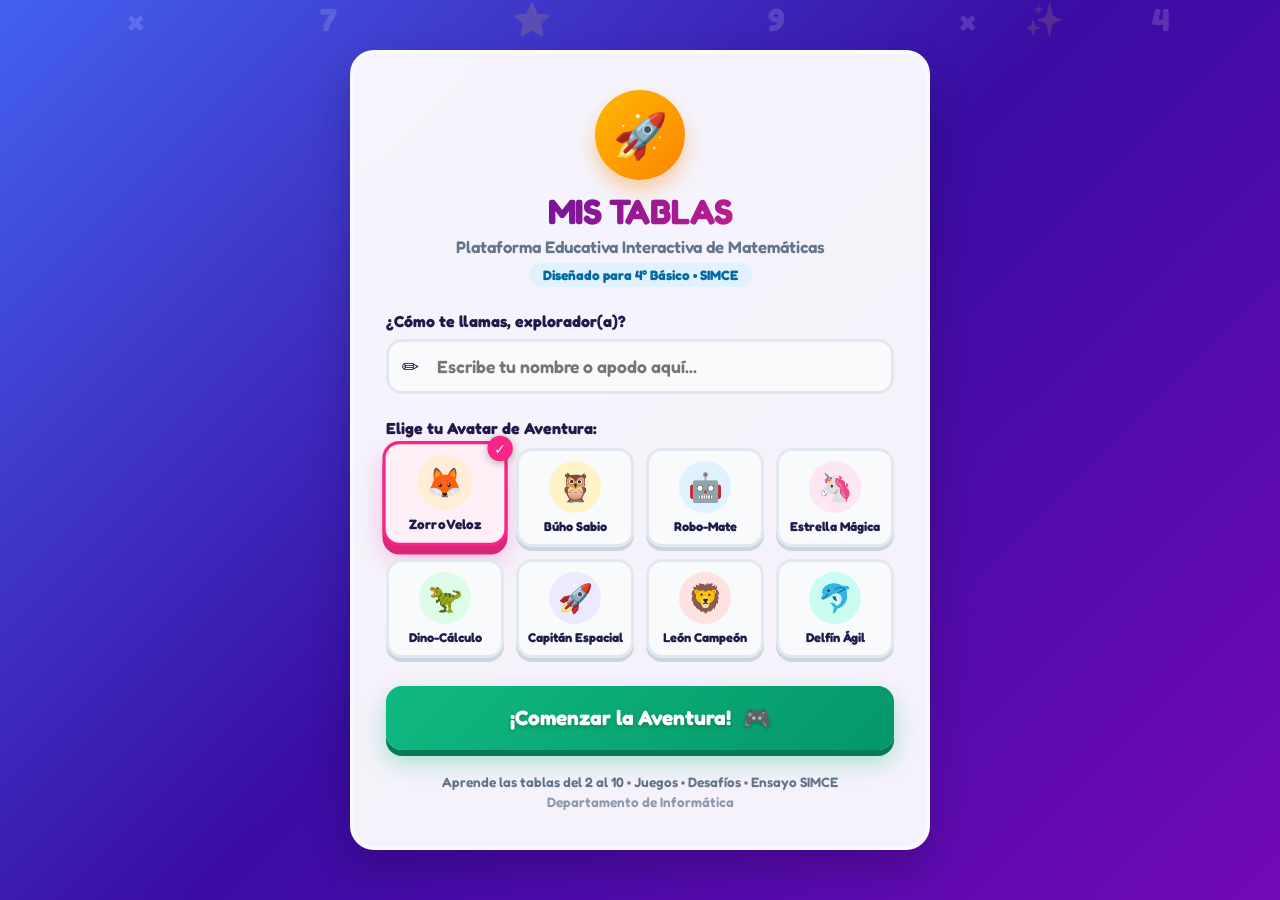
<file: proyectoM/index.html>
<!DOCTYPE html>
<html lang="es">
<head>
  <meta charset="UTF-8">
  <meta name="viewport" content="width=device-width, initial-scale=1.0">
  <title>MIS TABLAS - ¡Aprende Multiplicar Jugando!</title>
  <link rel="stylesheet" href="Sistema/CSS/login.css">
  <link rel="preconnect" href="https://fonts.googleapis.com">
  <link rel="preconnect" href="https://fonts.gstatic.com" crossorigin>
  <link href="https://fonts.googleapis.com/css2?family=Fredoka:wght@400;600;700;800;900&display=swap" rel="stylesheet">
</head>
<body>

  <!-- Fondo animado con números y símbolos matemáticos flotantes -->
  <div class="background-floating-shapes">
    <div class="floating-shape" style="left: 10%; animation-duration: 12s; animation-delay: 0s;">×</div>
    <div class="floating-shape" style="left: 25%; animation-duration: 16s; animation-delay: 2s;">7</div>
    <div class="floating-shape" style="left: 40%; animation-duration: 11s; animation-delay: 5s;">⭐</div>
    <div class="floating-shape" style="left: 60%; animation-duration: 14s; animation-delay: 1s;">9</div>
    <div class="floating-shape" style="left: 75%; animation-duration: 13s; animation-delay: 3s;">×</div>
    <div class="floating-shape" style="left: 90%; animation-duration: 15s; animation-delay: 4s;">4</div>
    <div class="floating-shape" style="left: 80%; animation-duration: 17s; animation-delay: 7s;">✨</div>
  </div>

  <!-- Tarjeta Central de Ingreso del Estudiante -->
  <div class="login-card">
    <header class="brand-header">
      <div class="logo-wrapper">
        <span class="logo-icon">🚀</span>
      </div>
      <h1 class="platform-title">MIS TABLAS</h1>
      <p class="platform-subtitle">Plataforma Educativa Interactiva de Matemáticas</p>
      <span class="badge-course">Diseñado para 4° Básico • SIMCE</span>
    </header>

    <!-- Alerta de validación amigable -->
    <div class="alert-error" id="errorAlert"></div>

    <form id="loginForm" autocomplete="off">
      <!-- Campo Nombre del Estudiante -->
      <div class="form-group">
        <label for="studentName" class="form-label">¿Cómo te llamas, explorador(a)?</label>
        <div class="input-container">
          <span class="input-icon">✏️</span>
          <input 
            type="text" 
            id="studentName" 
            class="form-input" 
            placeholder="Escribe tu nombre o apodo aquí..." 
            maxlength="25"
            required
          >
        </div>
      </div>

      <!-- Selección de Avatar Infantil -->
      <div class="avatar-section">
        <label class="form-label">Elige tu Avatar de Aventura:</label>
        <div class="avatar-grid" id="avatarGrid">
          <!-- Se cargan dinámicamente desde JS -->
        </div>
      </div>

      <!-- Botón de Ingreso -->
      <button type="submit" class="btn-enter" id="btnEnter">
        <span>¡Comenzar la Aventura!</span>
        <span style="font-size: 1.4rem;">🎮</span>
      </button>
    </form>

    <footer class="login-footer">
      <p>Aprende las tablas del 2 al 10 • Juegos • Desafíos • Ensayo SIMCE</p>
      <p style="margin-top: 4px; opacity: 0.7;">Departamento de Informática</p>
    </footer>
  </div>

  <!-- Scripts -->
  <script src="Sistema/JS/storage.js"></script>
  <script src="Sistema/JS/audio.js"></script>
  <script src="Sistema/JS/login.js"></script>
</body>
</html>
</file>
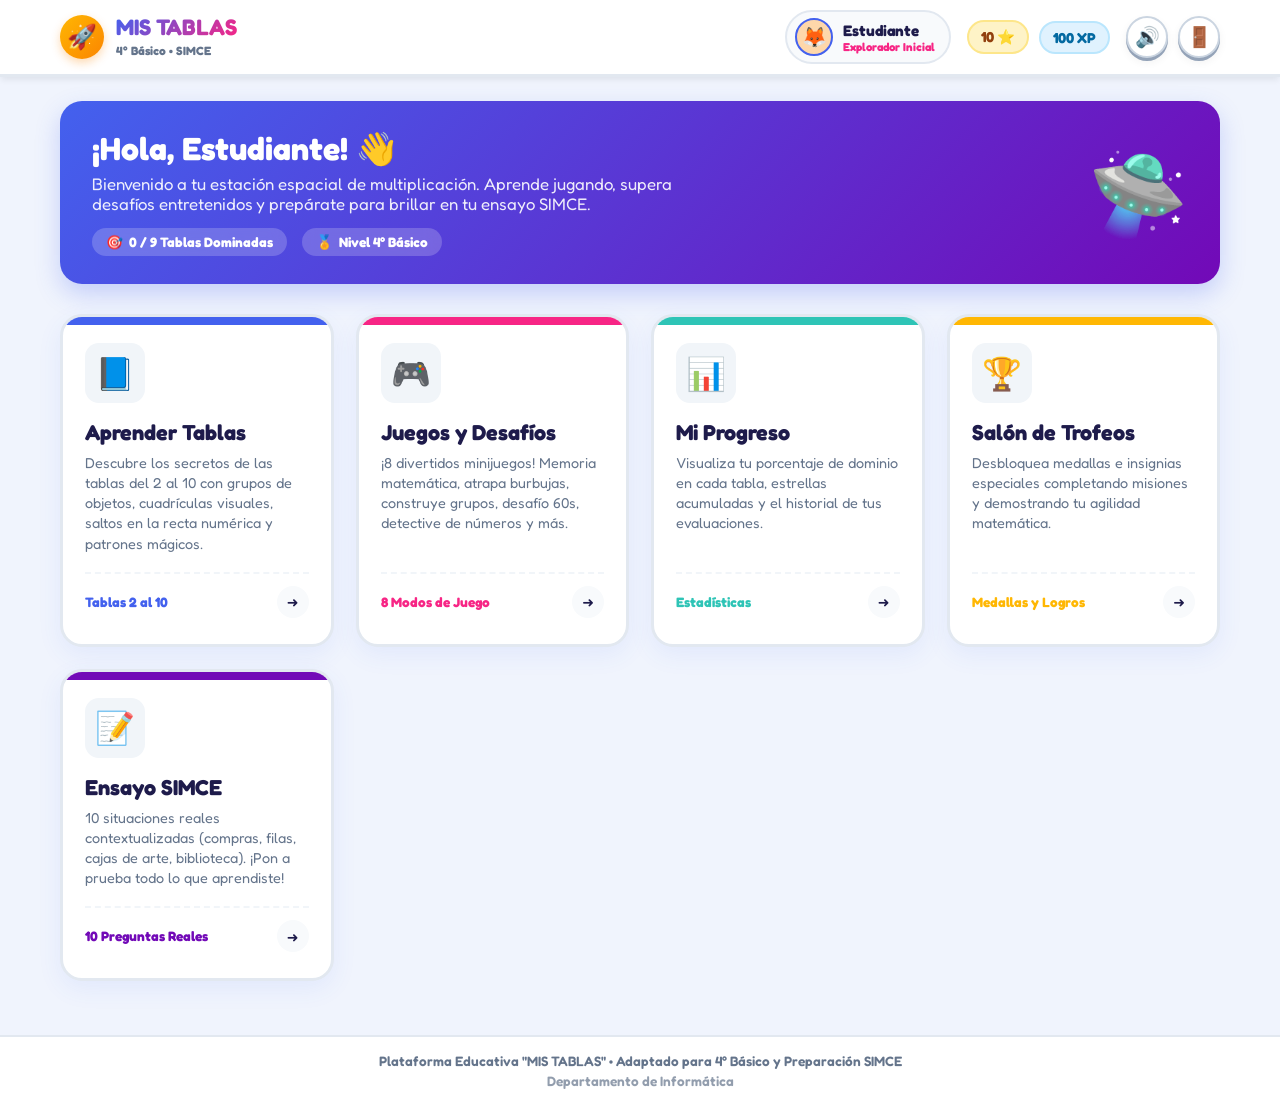
<file: proyectoM/Sistema/index.html>
<!DOCTYPE html>
<html lang="es">
<head>
  <meta charset="UTF-8">
  <meta name="viewport" content="width=device-width, initial-scale=1.0">
  <title>MIS TABLAS - Sistema de Aprendizaje Interactivo</title>
  <!-- Hojas de Estilos -->
  <link rel="stylesheet" href="CSS/main.css">
  <link rel="stylesheet" href="CSS/tables.css">
  <link rel="stylesheet" href="CSS/games.css">
  <link rel="stylesheet" href="CSS/simce.css">
  <!-- Tipografía Amigable -->
  <link rel="preconnect" href="https://fonts.googleapis.com">
  <link rel="preconnect" href="https://fonts.gstatic.com" crossorigin>
  <link href="https://fonts.googleapis.com/css2?family=Fredoka:wght@400;600;700;800;900&display=swap" rel="stylesheet">
</head>
<body>

  <!-- ========================================================
       BARRA SUPERIOR (HEADER)
       ======================================================== -->
  <header class="main-header">
    <div class="header-container">
      <!-- Logo y Marca -->
      <div class="brand-badge" onclick="MisTablasApp.cambiarVista('menu')">
        <div class="brand-icon">🚀</div>
        <div class="brand-text">
          <h1>MIS TABLAS</h1>
          <span>4° Básico • SIMCE</span>
        </div>
      </div>

      <!-- Datos del Estudiante y Puntos -->
      <div class="header-student-profile">
        <div class="student-capsule">
          <div class="student-avatar-img" id="studentHeaderAvatar">🦊</div>
          <div class="student-info-text">
            <span class="student-name" id="studentHeaderName">Estudiante</span>
            <span class="student-level-title" id="studentHeaderLevel">Explorador Inicial</span>
          </div>
        </div>

        <div class="stats-capsules">
          <div class="stat-chip" id="headerStarsCount" title="Estrellas recolectadas">
            10 ⭐
          </div>
          <div class="stat-chip xp" id="headerXpCount" title="Puntos de experiencia">
            100 XP
          </div>
        </div>

        <!-- Acciones: Sonido y Salir -->
        <div class="header-actions">
          <button class="btn-icon" id="btnToggleAudio" title="Activar/Desactivar Sonido">🔊</button>
          <button class="btn-icon btn-exit" id="btnExitSystem" title="Cambiar de estudiante / Salir">🚪</button>
        </div>
      </div>
    </div>
  </header>

  <!-- ========================================================
       CONTENIDO PRINCIPAL
       ======================================================== -->
  <main class="app-container">

    <!-- ======================================================
         VISTA 1: MENÚ PRINCIPAL (DASHBOARD)
         ====================================================== -->
    <section class="view-section active" id="view-menu">
      <!-- Banner de Bienvenida -->
      <div class="welcome-banner">
        <div class="banner-content">
          <h2>¡Hola, <span id="bannerStudentName">Aventurero</span>! 👋</h2>
          <p>
            Bienvenido a tu estación espacial de multiplicación. Aprende jugando, supera desafíos entretenidos y prepárate para brillar en tu ensayo SIMCE.
          </p>
          <div class="banner-progress-summary">
            <div class="banner-badge">
              <span>🎯</span> <span id="bannerTablasCount">0 / 9 Tablas Dominadas</span>
            </div>
            <div class="banner-badge">
              <span>🏅</span> <span>Nivel 4° Básico</span>
            </div>
          </div>
        </div>
        <div class="banner-illustration">
          🛸
        </div>
      </div>

      <!-- Parrilla de Tarjetas de Navegación -->
      <div class="menu-grid">
        <!-- 1. Aprender Tablas -->
        <div class="menu-card card-learn" id="cardMenuLearn">
          <div class="menu-card-icon">📘</div>
          <h3 class="menu-card-title">Aprender Tablas</h3>
          <p class="menu-card-desc">
            Descubre los secretos de las tablas del 2 al 10 con grupos de objetos, cuadrículas visuales, saltos en la recta numérica y patrones mágicos.
          </p>
          <div class="menu-card-footer">
            <span class="card-tag">Tablas 2 al 10</span>
            <div class="card-arrow">➜</div>
          </div>
        </div>

        <!-- 2. Juegos y Desafíos -->
        <div class="menu-card card-games" id="cardMenuGames">
          <div class="menu-card-icon">🎮</div>
          <h3 class="menu-card-title">Juegos y Desafíos</h3>
          <p class="menu-card-desc">
            ¡8 divertidos minijuegos! Memoria matemática, atrapa burbujas, construye grupos, desafío 60s, detective de números y más.
          </p>
          <div class="menu-card-footer">
            <span class="card-tag">8 Modos de Juego</span>
            <div class="card-arrow">➜</div>
          </div>
        </div>

        <!-- 3. Progreso y Puntaje -->
        <div class="menu-card card-stats" id="cardMenuStats">
          <div class="menu-card-icon">📊</div>
          <h3 class="menu-card-title">Mi Progreso</h3>
          <p class="menu-card-desc">
            Visualiza tu porcentaje de dominio en cada tabla, estrellas acumuladas y el historial de tus evaluaciones.
          </p>
          <div class="menu-card-footer">
            <span class="card-tag">Estadísticas</span>
            <div class="card-arrow">➜</div>
          </div>
        </div>

        <!-- 4. Logros o Recompensas -->
        <div class="menu-card card-achieve" id="cardMenuAchieve">
          <div class="menu-card-icon">🏆</div>
          <h3 class="menu-card-title">Salón de Trofeos</h3>
          <p class="menu-card-desc">
            Desbloquea medallas e insignias especiales completando misiones y demostrando tu agilidad matemática.
          </p>
          <div class="menu-card-footer">
            <span class="card-tag">Medallas y Logros</span>
            <div class="card-arrow">➜</div>
          </div>
        </div>

        <!-- 5. Ensayo Matemático tipo SIMCE -->
        <div class="menu-card card-simce" id="cardMenuSimce">
          <div class="menu-card-icon">📝</div>
          <h3 class="menu-card-title">Ensayo SIMCE</h3>
          <p class="menu-card-desc">
            10 situaciones reales contextualizadas (compras, filas, cajas de arte, biblioteca). ¡Pon a prueba todo lo que aprendiste!
          </p>
          <div class="menu-card-footer">
            <span class="card-tag">10 Preguntas Reales</span>
            <div class="card-arrow">➜</div>
          </div>
        </div>
      </div>
    </section>

    <!-- ======================================================
         VISTA 2: APRENDER TABLAS (TABLAS DEL 2 AL 10)
         ====================================================== -->
    <section class="view-section" id="view-learn">
      <div class="nav-breadcrumb">
        <button class="btn-back btn-back-to-menu">← Volver al Menú Principal</button>
      </div>

      <div class="tables-hub">
        <div class="section-headline">
          <h2>Módulo de Aprendizaje Interactivo</h2>
          <p>Selecciona una tabla para explorar cómo funciona, sus patrones visuales y sus secretos:</p>
        </div>

        <!-- Selector de Tablas (2 al 10) -->
        <div class="tables-grid-selector" id="tablesGridSelector"></div>

        <!-- Escenario Interactivo de la Tabla Seleccionada -->
        <div class="table-learning-stage">
          <!-- Cabecera de la Tabla -->
          <div class="learning-header-bar">
            <div class="current-table-title" id="currentTableTitle">
              <h3>Tabla del 6</h3>
            </div>
            <button class="btn-speak-tip" id="btnSpeakTip">
              <span>🔊</span> <span>Escuchar Secreto</span>
            </button>
          </div>

          <!-- Cuadro de Patrón / Secreto de la Tabla -->
          <div class="pattern-secret-box">
            <div class="secret-icon">💡</div>
            <div class="secret-content" id="secretBoxContent"></div>
          </div>

          <!-- Selector de Multiplicaciones (N x 1 hasta N x 10) -->
          <div style="margin-bottom: 12px; font-weight: 800; color: var(--text-muted);">
            Elige la multiplicación que deseas explorar:
          </div>
          <div class="factor-selector-bar" id="factorsSelectorBar"></div>

          <!-- Área de Representaciones Visuales Duales -->
          <div class="visual-playground">
            <!-- 1. Grupos de Objetos -->
            <div class="playground-card">
              <h4>📦 1. Representación en Grupos de Objetos</h4>
              <div class="groups-container" id="groupsContainer"></div>
            </div>

            <!-- 2. Matriz Rectangular -->
            <div class="playground-card">
              <h4>📐 2. Filas y Columnas (Cuadrícula)</h4>
              <div class="matrix-container" id="matrixContainer"></div>
            </div>
          </div>

          <!-- 3. Recta Numérica Interactiva -->
          <div class="number-line-section">
            <div class="number-line-header">
              <span>🦘</span> <span>3. Saltos en la Recta Numérica</span>
            </div>
            <div class="number-line-track-wrapper">
              <div class="number-line-track" id="numberLineTrack"></div>
            </div>
          </div>

          <!-- 4. Suma Reiterada -->
          <div class="repeated-addition-banner" id="repeatedAdditionBanner"></div>

          <!-- Micro-Desafío de Comprobación Rápida -->
          <div class="quick-test-card" id="quickTestCard"></div>
        </div>
      </div>
    </section>

    <!-- ======================================================
         VISTA 3: JUEGOS Y DESAFÍOS (8 MINIJUEGOS)
         ====================================================== -->
    <section class="view-section" id="view-games">
      <div class="nav-breadcrumb">
        <button class="btn-back btn-back-to-menu">← Volver al Menú Principal</button>
      </div>

      <div class="games-hub">
        <!-- Catálogo de Juegos -->
        <div id="gamesCatalogGrid">
          <div class="section-headline">
            <h2>Zona de Juegos y Desafíos Matemáticos</h2>
            <p>¡Practica sin aburrirte! Elige cualquiera de los 8 desafíos interactivos:</p>
          </div>

          <div class="games-catalog-grid">
            <!-- Juego 1: Memoria -->
            <div class="game-catalog-card" onclick="MisTablasGames.abrirJuego('memoria')">
              <div class="game-card-icon">🧠</div>
              <h4 class="game-card-title">Memoria Matemática</h4>
              <p style="font-size:0.85rem; color:var(--text-muted); margin-bottom:12px;">Encuentra parejas volteando multiplicaciones y resultados.</p>
              <span class="game-card-badge">Memo-Test</span>
            </div>

            <!-- Juego 2: Atrapa el Resultado -->
            <div class="game-catalog-card" onclick="MisTablasGames.abrirJuego('atrapa')">
              <div class="game-card-icon">🎈</div>
              <h4 class="game-card-title">Atrapa el Resultado</h4>
              <p style="font-size:0.85rem; color:var(--text-muted); margin-bottom:12px;">Burbujas flotantes en movimiento. ¡Toca la correcta antes de que escape!</p>
              <span class="game-card-badge">Reflejos y Agilidad</span>
            </div>

            <!-- Juego 3: Construye la Multiplicación -->
            <div class="game-catalog-card" onclick="MisTablasGames.abrirJuego('construye')">
              <div class="game-card-icon">🍎</div>
              <h4 class="game-card-title">Construye la Multiplicación</h4>
              <p style="font-size:0.85rem; color:var(--text-muted); margin-bottom:12px;">Agrupa canastas y manzanas para armar la multiplicación pedida.</p>
              <span class="game-card-badge">Manipulación Visual</span>
            </div>

            <!-- Juego 4: ¿Quién tiene la respuesta? -->
            <div class="game-catalog-card" onclick="MisTablasGames.abrirJuego('quien')">
              <div class="game-card-icon">🎭</div>
              <h4 class="game-card-title">¿Quién Tiene la Respuesta?</h4>
              <p style="font-size:0.85rem; color:var(--text-muted); margin-bottom:12px;">Divertidos personajes muestran carteles. ¿Quién dice la verdad?</p>
              <span class="game-card-badge">Personajes Amigables</span>
            </div>

            <!-- Juego 5: Desafío contra el Tiempo -->
            <div class="game-catalog-card" onclick="MisTablasGames.abrirJuego('tiempo')">
              <div class="game-card-icon">⏱️</div>
              <h4 class="game-card-title">Desafío Contra el Tiempo</h4>
              <p style="font-size:0.85rem; color:var(--text-muted); margin-bottom:12px;">Sprint de 60 segundos con reloj animado y multiplicador combo.</p>
              <span class="game-card-badge">Velocidad 60s</span>
            </div>

            <!-- Juego 6: Arrastra y Completa -->
            <div class="game-catalog-card" onclick="MisTablasGames.abrirJuego('arrastra')">
              <div class="game-card-icon">🧩</div>
              <h4 class="game-card-title">Arrastra y Completa</h4>
              <p style="font-size:0.85rem; color:var(--text-muted); margin-bottom:12px;">Arrastra fichas numéricas hasta su operación correspondiente.</p>
              <span class="game-card-badge">Drag & Drop</span>
            </div>

            <!-- Juego 7: Detective Matemático -->
            <div class="game-catalog-card" onclick="MisTablasGames.abrirJuego('detective')">
              <div class="game-card-icon">🕵️‍♂️</div>
              <h4 class="game-card-title">Detective Matemático</h4>
              <p style="font-size:0.85rem; color:var(--text-muted); margin-bottom:12px;">Lee pistas y acertijos para desenmascarar al número misterioso.</p>
              <span class="game-card-badge">Razonamiento y Lógica</span>
            </div>

            <!-- Juego 8: Misión Especial Combinada -->
            <div class="game-catalog-card" onclick="MisTablasGames.abrirJuego('mision')">
              <div class="game-card-icon">🚀</div>
              <h4 class="game-card-title">Misión Especial Combinada</h4>
              <p style="font-size:0.85rem; color:var(--text-muted); margin-bottom:12px;">Desafío multietapas que combina varias tablas para conquistar planetas.</p>
              <span class="game-card-badge">Aventura Integrada</span>
            </div>
          </div>
        </div>

        <!-- Arena del Juego Activo -->
        <div class="active-game-arena" id="activeGameArena" style="display:none;">
          <div class="game-top-bar">
            <h3 id="activeGameTitle" style="font-size:1.4rem; font-weight:900;">Juego</h3>
            <button class="btn-secondary" onclick="MisTablasGames.volverAlCatalogo()">
              ← Volver al Catálogo de Juegos
            </button>
          </div>
          <!-- Banner con locución y guía interactiva de instrucciones -->
          <div id="gameInstructionBanner" class="game-instruction-banner" style="display:none;"></div>
          <div id="gamePlaygroundContainer"></div>
        </div>
      </div>
    </section>

    <!-- ======================================================
         VISTA 4: MI PROGRESO Y PUNTAJE
         ====================================================== -->
    <section class="view-section" id="view-progress">
      <div class="nav-breadcrumb">
        <button class="btn-back btn-back-to-menu">← Volver al Menú Principal</button>
      </div>

      <div class="tables-hub">
        <div class="section-headline">
          <h2>📊 Mi Progreso y Desempeño</h2>
          <p>Revisa el avance de aprendizaje en cada tabla del 2 al 10 y tus resultados SIMCE:</p>
        </div>

        <!-- Barras de Progreso por Tabla -->
        <h3 style="margin-bottom:16px; font-weight:800; color:var(--text-main);">Dominio de Tablas de Multiplicar:</h3>
        <div class="tables-catalog-grid" id="progressBarsGrid" style="display:grid; grid-template-columns:repeat(auto-fit, minmax(280px, 1fr)); gap:16px; margin-bottom:30px;"></div>

        <!-- Historial SIMCE -->
        <h3 style="margin-bottom:16px; font-weight:800; color:var(--text-main);">Historial de Ensayos SIMCE Rendidos:</h3>
        <div id="simceHistorialList" style="background:#ffffff; border:2px solid #e2e8f0; border-radius:16px; padding:20px;"></div>
      </div>
    </section>

    <!-- ======================================================
         VISTA 5: LOGROS Y RECOMPENSAS
         ====================================================== -->
    <section class="view-section" id="view-achievements">
      <div class="nav-breadcrumb">
        <button class="btn-back btn-back-to-menu">← Volver al Menú Principal</button>
      </div>

      <div class="tables-hub">
        <div class="section-headline">
          <h2>🏆 Salón de Trofeos y Medallas</h2>
          <p>¡Colecciona todas las insignias cumpliendo objetivos y dominando tablas!</p>
        </div>

        <div style="display:grid; grid-template-columns:repeat(auto-fit, minmax(220px, 1fr)); gap:20px;" id="achievementsGalleryGrid"></div>
      </div>
    </section>

    <!-- ======================================================
         VISTA 6: ENSAYO MATEMÁTICO TIPO SIMCE 4° BÁSICO
         ====================================================== -->
    <section class="view-section" id="view-simce">
      <div class="nav-breadcrumb">
        <button class="btn-back btn-back-to-menu">← Volver al Menú Principal</button>
      </div>

      <div class="simce-arena">
        <!-- Barra de Progreso del Ensayo -->
        <div class="simce-header-bar">
          <div class="simce-title-box">
            <span style="font-size:28px;">📝</span>
            <h3>Ensayo Matemático SIMCE 4° Básico</h3>
            <span class="simce-badge-tag">10 Preguntas Contextualizadas</span>
          </div>

          <div class="simce-progress-tracker">
            <span class="progress-text" id="simceProgressText">0 de 10 respondidas</span>
            <div class="progress-bar-capsule">
              <div class="progress-bar-fill" id="simceProgressFill"></div>
            </div>
          </div>
        </div>

        <!-- Espacio de Trabajo: Panel Lateral de Preguntas + Área Central -->
        <div class="simce-workspace" id="simceWorkspace">
          <!-- Panel Lateral con Botones del 1 al 10 -->
          <aside class="simce-sidebar">
            <div class="sidebar-title">Preguntas</div>
            <div class="question-nav-grid" id="simceQuestionsNavGrid"></div>
            <button class="btn-finish-exam" id="btnFinishSimce">
              <span>Finalizar Ensayo</span> 🏁
            </button>
          </aside>

          <!-- Área Principal de la Pregunta y Alternativas -->
          <div class="simce-main-content" id="simceMainContent"></div>
        </div>
      </div>
    </section>

  </main>

  <!-- ========================================================
       MODAL DE VICTORIA Y RECOMPENSAS
       ======================================================== -->
  <div class="modal-overlay" id="victoryModal">
    <div class="modal-box">
      <div class="modal-celebration-icon">🎉</div>
      <h3 class="modal-title" id="modalVictoryTitle">¡Felicitaciones!</h3>
      <p class="modal-message" id="modalVictoryMessage">Has completado una nueva hazaña matemática.</p>
      <div class="modal-actions">
        <button class="btn-primary" id="btnModalClose">¡Genial! Continuar</button>
      </div>
    </div>
  </div>

  <!-- Canvas de Confeti Dinámico -->
  <canvas id="confettiCanvas" class="confetti-container"></canvas>

  <!-- Pie de Página -->
  <footer class="system-footer">
    <p>Plataforma Educativa "MIS TABLAS" • Adaptado para 4° Básico y Preparación SIMCE</p>
    <p style="margin-top:4px; opacity:0.7;">Departamento de Informática</p>
  </footer>

  <!-- Scripts en Orden de Dependencia -->
  <script src="JS/storage.js"></script>
  <script src="JS/audio.js"></script>
  <script src="JS/tables.js"></script>
  <script src="JS/games.js"></script>
  <script src="JS/simce.js"></script>
  <script src="JS/main.js"></script>
</body>
</html>
</file>
<file: proyectoM/Sistema/CSS/login.css>
/* ========================================================
   PLATAFORMA EDUCATIVA "MIS TABLAS" - 4° BÁSICO
   CSS DE INGRESO / LOGIN
   ======================================================== */

:root {
  --primary: #4361ee;
  --primary-hover: #3a0ca3;
  --secondary: #f72585;
  --accent: #4cc9f0;
  --yellow: #ffb703;
  --orange: #fb8500;
  --green: #2ec4b6;
  --purple: #7209b7;
  --bg-gradient: linear-gradient(135deg, #4361ee 0%, #3a0ca3 50%, #7209b7 100%);
  --card-bg: rgba(255, 255, 255, 0.95);
  --text-dark: #1e1b4b;
  --text-muted: #64748b;
  --radius-lg: 24px;
  --radius-md: 16px;
  --shadow-float: 0 20px 40px rgba(0, 0, 0, 0.2);
  --font-fun: 'Fredoka', 'Quicksand', 'Nunito', 'Segoe UI', system-ui, sans-serif;
}

* {
  margin: 0;
  padding: 0;
  box-sizing: border-box;
}

body {
  font-family: var(--font-fun);
  background: var(--bg-gradient);
  min-height: 100vh;
  display: flex;
  justify-content: center;
  align-items: center;
  padding: 20px;
  color: var(--text-dark);
  overflow-x: hidden;
  position: relative;
}

/* Fondo animado con números y estrellas */
.background-floating-shapes {
  position: fixed;
  top: 0;
  left: 0;
  width: 100%;
  height: 100%;
  pointer-events: none;
  z-index: 0;
  overflow: hidden;
}

.floating-shape {
  position: absolute;
  font-size: 2rem;
  font-weight: 800;
  color: rgba(255, 255, 255, 0.15);
  animation: floatUp 14s infinite linear;
  user-select: none;
}

@keyframes floatUp {
  0% {
    transform: translateY(110vh) rotate(0deg);
    opacity: 0;
  }
  10% {
    opacity: 0.8;
  }
  90% {
    opacity: 0.8;
  }
  100% {
    transform: translateY(-10vh) rotate(360deg);
    opacity: 0;
  }
}

/* Tarjeta principal de Bienvenida */
.login-card {
  position: relative;
  z-index: 1;
  background: var(--card-bg);
  backdrop-filter: blur(12px);
  border-radius: var(--radius-lg);
  box-shadow: var(--shadow-float);
  width: 100%;
  max-width: 580px;
  padding: 36px 32px;
  text-align: center;
  border: 4px solid rgba(255, 255, 255, 0.6);
  animation: popIn 0.6s cubic-bezier(0.175, 0.885, 0.32, 1.275);
}

@keyframes popIn {
  0% {
    transform: scale(0.85);
    opacity: 0;
  }
  100% {
    transform: scale(1);
    opacity: 1;
  }
}

/* Encabezado y Logo */
.brand-header {
  margin-bottom: 24px;
}

.logo-wrapper {
  display: inline-flex;
  align-items: center;
  justify-content: center;
  width: 90px;
  height: 90px;
  background: linear-gradient(135deg, var(--yellow), var(--orange));
  border-radius: 50%;
  box-shadow: 0 10px 20px rgba(251, 133, 0, 0.35);
  margin-bottom: 12px;
  animation: bounceSlow 3s infinite ease-in-out;
}

@keyframes bounceSlow {
  0%, 100% {
    transform: translateY(0);
  }
  50% {
    transform: translateY(-8px);
  }
}

.logo-icon {
  font-size: 44px;
}

.platform-title {
  font-size: 2.2rem;
  font-weight: 900;
  background: linear-gradient(135deg, #3a0ca3, #f72585);
  -webkit-background-clip: text;
  -webkit-text-fill-color: transparent;
  letter-spacing: -0.5px;
  line-height: 1.1;
  margin-bottom: 6px;
}

.platform-subtitle {
  font-size: 1.05rem;
  font-weight: 600;
  color: var(--text-muted);
}

.badge-course {
  display: inline-block;
  background: #e0f2fe;
  color: #0369a1;
  padding: 4px 14px;
  border-radius: 20px;
  font-size: 0.85rem;
  font-weight: 700;
  margin-top: 6px;
}

/* Formulario */
.form-group {
  margin-bottom: 24px;
  text-align: left;
}

.form-label {
  display: block;
  font-weight: 700;
  font-size: 1rem;
  color: var(--text-dark);
  margin-bottom: 8px;
}

.input-container {
  position: relative;
}

.form-input {
  width: 100%;
  padding: 14px 18px 14px 48px;
  border: 3px solid #e2e8f0;
  border-radius: var(--radius-md);
  font-size: 1.1rem;
  font-family: inherit;
  font-weight: 600;
  color: var(--text-dark);
  background: #f8fafc;
  transition: all 0.25s ease;
  outline: none;
}

.input-icon {
  position: absolute;
  left: 16px;
  top: 50%;
  transform: translateY(-50%);
  font-size: 1.3rem;
  pointer-events: none;
}

.form-input:focus {
  border-color: var(--primary);
  background: #ffffff;
  box-shadow: 0 0 0 5px rgba(67, 97, 238, 0.2);
}

/* Selector de Avatares */
.avatar-section {
  margin-bottom: 28px;
  text-align: left;
}

.avatar-grid {
  display: grid;
  grid-template-columns: repeat(4, 1fr);
  gap: 12px;
  margin-top: 10px;
}

.avatar-item {
  background: #f8fafc;
  border: 3px solid #e2e8f0;
  border-radius: var(--radius-md);
  padding: 10px 6px;
  display: flex;
  flex-direction: column;
  align-items: center;
  cursor: pointer;
  transition: all 0.25s cubic-bezier(0.34, 1.56, 0.64, 1);
  position: relative;
  user-select: none;
  box-shadow: 0 4px 0 #cbd5e1;
}

.avatar-item:hover {
  transform: translateY(-4px) scale(1.03);
  border-color: var(--accent);
  background: #f0fdf4;
  box-shadow: 0 8px 0 #94a3b8, 0 10px 20px rgba(0,0,0,0.08);
}

.avatar-item:active {
  transform: translateY(2px) scale(0.98);
  box-shadow: 0 2px 0 #94a3b8;
}

.avatar-item.selected {
  border-color: var(--secondary);
  background: #fff0f7;
  transform: translateY(-4px) scale(1.06);
  box-shadow: 0 8px 0 #db2777, 0 12px 24px rgba(247, 37, 133, 0.25);
  animation: selectPop 0.3s cubic-bezier(0.34, 1.56, 0.64, 1);
}

@keyframes selectPop {
  0% { transform: scale(0.9); }
  60% { transform: scale(1.1); }
  100% { transform: translateY(-4px) scale(1.06); }
}

.avatar-item.selected::after {
  content: "✓";
  position: absolute;
  top: -8px;
  right: -8px;
  width: 24px;
  height: 24px;
  background: var(--secondary);
  color: white;
  border-radius: 50%;
  font-size: 13px;
  font-weight: 900;
  display: flex;
  align-items: center;
  justify-content: center;
  box-shadow: 0 2px 8px rgba(0, 0, 0, 0.3);
  animation: popIn 0.3s ease;
}

.avatar-svg-box {
  width: 52px;
  height: 52px;
  border-radius: 50%;
  display: flex;
  align-items: center;
  justify-content: center;
  font-size: 28px;
  margin-bottom: 6px;
  transition: transform 0.25s ease;
}

.avatar-item:hover .avatar-svg-box {
  transform: rotate(-8deg) scale(1.15);
}

.avatar-name {
  font-size: 0.8rem;
  font-weight: 800;
  color: var(--text-dark);
  text-align: center;
}

/* Alerta de Error amigable */
.alert-error {
  display: none;
  background: #ffe4e6;
  border-left: 5px solid #e11d48;
  color: #9f1239;
  padding: 12px 16px;
  border-radius: 12px;
  margin-bottom: 20px;
  font-size: 0.95rem;
  font-weight: 700;
  text-align: left;
  animation: shake 0.4s ease;
}

@keyframes shake {
  0%, 100% { transform: translateX(0); }
  25% { transform: translateX(-6px); }
  75% { transform: translateX(6px); }
}

/* Botón de Ingreso con Efecto 3D Arcade y Brillo Shimmer */
.btn-enter {
  width: 100%;
  padding: 18px 24px;
  background: linear-gradient(135deg, #10b981 0%, #059669 100%);
  color: white;
  border: none;
  border-radius: var(--radius-md);
  font-size: 1.3rem;
  font-family: inherit;
  font-weight: 900;
  cursor: pointer;
  box-shadow: 0 6px 0 #047857, 0 12px 24px rgba(16, 185, 129, 0.35);
  transition: all 0.2s cubic-bezier(0.34, 1.56, 0.64, 1);
  display: flex;
  align-items: center;
  justify-content: center;
  gap: 12px;
  position: relative;
  overflow: hidden;
  text-shadow: 0 2px 4px rgba(0, 0, 0, 0.2);
}

.btn-enter::before {
  content: "";
  position: absolute;
  top: 0;
  left: -100%;
  width: 50%;
  height: 100%;
  background: linear-gradient(90deg, transparent, rgba(255, 255, 255, 0.4), transparent);
  transform: skewX(-20deg);
  animation: shimmerBtn 3.5s infinite;
}

@keyframes shimmerBtn {
  0% { left: -100%; }
  30%, 100% { left: 200%; }
}

.btn-enter:hover {
  transform: translateY(-3px);
  box-shadow: 0 9px 0 #047857, 0 16px 30px rgba(16, 185, 129, 0.45);
  background: linear-gradient(135deg, #34d399 0%, #059669 100%);
}

.btn-enter:active {
  transform: translateY(4px);
  box-shadow: 0 2px 0 #047857, 0 4px 10px rgba(16, 185, 129, 0.25);
}

/* Pie de página */
.login-footer {
  margin-top: 24px;
  font-size: 0.85rem;
  color: var(--text-muted);
  font-weight: 600;
}

/* Responsivo para móviles */
@media (max-width: 480px) {
  .login-card {
    padding: 24px 18px;
  }
  .platform-title {
    font-size: 1.8rem;
  }
  .avatar-grid {
    grid-template-columns: repeat(4, 1fr);
    gap: 8px;
  }
  .avatar-svg-box {
    width: 42px;
    height: 42px;
    font-size: 22px;
  }
  .avatar-name {
    font-size: 0.7rem;
  }
}
</file>
<file: proyectoM/Sistema/CSS/main.css>
/* ========================================================
   PLATAFORMA EDUCATIVA "MIS TABLAS" - 4° BÁSICO
   CSS PRINCIPAL DEL SISTEMA (main.css)
   ======================================================== */

:root {
  --primary: #4361ee;
  --primary-light: #4895ef;
  --secondary: #f72585;
  --accent: #4cc9f0;
  --yellow: #ffb703;
  --orange: #fb8500;
  --green: #2ec4b6;
  --green-dark: #0f766e;
  --purple: #7209b7;
  --purple-light: #9d4edd;
  
  --bg-main: #f0f4fd;
  --card-bg: #ffffff;
  --text-main: #1e1b4b;
  --text-muted: #64748b;
  --border-color: #e2e8f0;
  
  --shadow-sm: 0 4px 6px -1px rgba(0, 0, 0, 0.07);
  --shadow-md: 0 10px 15px -3px rgba(0, 0, 0, 0.1);
  --shadow-lg: 0 20px 25px -5px rgba(0, 0, 0, 0.12);
  --shadow-card: 0 8px 24px rgba(67, 97, 238, 0.08);

  --radius-sm: 8px;
  --radius-md: 14px;
  --radius-lg: 22px;
  --radius-pill: 50px;

  --font-family: 'Fredoka', 'Quicksand', 'Nunito', 'Segoe UI', system-ui, sans-serif;
}

* {
  box-sizing: border-box;
  margin: 0;
  padding: 0;
}

body {
  font-family: var(--font-family);
  background: var(--bg-main);
  color: var(--text-main);
  min-height: 100vh;
  display: flex;
  flex-direction: column;
  overflow-x: hidden;
}

/* ========================================================
   BARRA SUPERIOR (HEADER)
   ======================================================== */
.main-header {
  background: #ffffff;
  box-shadow: var(--shadow-sm);
  position: sticky;
  top: 0;
  z-index: 100;
  border-bottom: 3px solid #e2e8f0;
}

.header-container {
  max-width: 1200px;
  margin: 0 auto;
  padding: 10px 20px;
  display: flex;
  justify-content: space-between;
  align-items: center;
  gap: 15px;
}

.brand-badge {
  display: flex;
  align-items: center;
  gap: 12px;
  text-decoration: none;
  cursor: pointer;
}

.brand-icon {
  width: 44px;
  height: 44px;
  background: linear-gradient(135deg, var(--yellow), var(--orange));
  border-radius: 50%;
  display: flex;
  align-items: center;
  justify-content: center;
  font-size: 24px;
  box-shadow: 0 4px 10px rgba(251, 133, 0, 0.3);
}

.brand-text h1 {
  font-size: 1.4rem;
  font-weight: 900;
  background: linear-gradient(135deg, var(--primary), var(--secondary));
  -webkit-background-clip: text;
  -webkit-text-fill-color: transparent;
  line-height: 1.1;
}

.brand-text span {
  font-size: 0.75rem;
  font-weight: 700;
  color: var(--text-muted);
}

/* Perfil y Estadísticas del Alumno */
.header-student-profile {
  display: flex;
  align-items: center;
  gap: 16px;
}

.student-capsule {
  display: flex;
  align-items: center;
  gap: 10px;
  background: #f8fafc;
  padding: 6px 14px 6px 8px;
  border-radius: var(--radius-pill);
  border: 2px solid #e2e8f0;
}

.student-avatar-img {
  width: 38px;
  height: 38px;
  border-radius: 50%;
  background: #e0f2fe;
  display: flex;
  align-items: center;
  justify-content: center;
  font-size: 20px;
  border: 2px solid var(--primary);
}

.student-info-text {
  display: flex;
  flex-direction: column;
}

.student-name {
  font-weight: 800;
  font-size: 0.95rem;
  color: var(--text-main);
  max-width: 120px;
  white-space: nowrap;
  overflow: hidden;
  text-overflow: ellipsis;
}

.student-level-title {
  font-size: 0.72rem;
  font-weight: 700;
  color: var(--secondary);
}

/* Marcadores de Estrellas y Puntos */
.stats-capsules {
  display: flex;
  align-items: center;
  gap: 10px;
}

.stat-chip {
  display: flex;
  align-items: center;
  gap: 6px;
  background: #fef3c7;
  color: #92400e;
  padding: 6px 12px;
  border-radius: var(--radius-pill);
  font-weight: 800;
  font-size: 0.9rem;
  border: 2px solid #fde68a;
}

.stat-chip.xp {
  background: #e0f2fe;
  color: #0369a1;
  border-color: #bae6fd;
}

/* Botones de Cabecera */
.header-actions {
  display: flex;
  align-items: center;
  gap: 10px;
}

.btn-icon {
  width: 42px;
  height: 42px;
  border-radius: 50%;
  border: 2px solid #cbd5e1;
  background: white;
  cursor: pointer;
  display: flex;
  align-items: center;
  justify-content: center;
  font-size: 1.25rem;
  box-shadow: 0 3px 0 #94a3b8, 0 4px 10px rgba(0, 0, 0, 0.06);
  transition: all 0.2s cubic-bezier(0.34, 1.56, 0.64, 1);
  user-select: none;
}

.btn-icon:hover {
  background: #f8fafc;
  transform: translateY(-2px) scale(1.1);
  box-shadow: 0 5px 0 #94a3b8, 0 8px 16px rgba(0, 0, 0, 0.1);
  border-color: var(--primary);
}

.btn-icon:active {
  transform: translateY(2px) scale(0.95);
  box-shadow: 0 1px 0 #94a3b8;
}

.btn-exit {
  color: #e11d48;
}

.btn-exit:hover {
  border-color: #f43f5e;
  background: #fff1f2;
}

/* ========================================================
   CONTENEDOR PRINCIPAL Y VISTAS
   ======================================================== */
.app-container {
  max-width: 1200px;
  margin: 0 auto;
  padding: 24px 20px;
  flex: 1;
  width: 100%;
}

.view-section {
  display: none;
  animation: fadeIn 0.35s ease;
}

.view-section.active {
  display: block;
}

@keyframes fadeIn {
  from { opacity: 0; transform: translateY(8px); }
  to { opacity: 1; transform: translateY(0); }
}

/* Barra de Navegación Rápida / Breadcrumb */
.nav-breadcrumb {
  display: flex;
  align-items: center;
  gap: 8px;
  margin-bottom: 20px;
}

.btn-back {
  display: inline-flex;
  align-items: center;
  gap: 10px;
  background: #ffffff;
  border: 2px solid #cbd5e1;
  padding: 10px 20px;
  border-radius: var(--radius-pill);
  font-family: inherit;
  font-weight: 800;
  font-size: 0.95rem;
  color: var(--text-main);
  cursor: pointer;
  box-shadow: 0 4px 0 #94a3b8, 0 6px 12px rgba(0, 0, 0, 0.05);
  transition: all 0.2s cubic-bezier(0.34, 1.56, 0.64, 1);
  user-select: none;
}

.btn-back:hover {
  background: #f8fafc;
  border-color: var(--primary);
  color: var(--primary);
  transform: translateY(-2px) translateX(-3px);
  box-shadow: 0 6px 0 #94a3b8, 0 10px 18px rgba(67, 97, 238, 0.15);
}

.btn-back:active {
  transform: translateY(3px) translateX(0);
  box-shadow: 0 1px 0 #94a3b8;
}

/* ========================================================
   MENÚ PRINCIPAL (DASHBOARD)
   ======================================================== */
.welcome-banner {
  background: linear-gradient(135deg, #4361ee, #7209b7);
  color: white;
  padding: 28px 32px;
  border-radius: var(--radius-lg);
  display: flex;
  justify-content: space-between;
  align-items: center;
  margin-bottom: 30px;
  position: relative;
  overflow: hidden;
  box-shadow: 0 10px 25px rgba(67, 97, 238, 0.25);
}

.banner-content h2 {
  font-size: 2rem;
  font-weight: 900;
  margin-bottom: 6px;
}

.banner-content p {
  font-size: 1.05rem;
  opacity: 0.9;
  max-width: 600px;
}

.banner-progress-summary {
  display: flex;
  gap: 15px;
  margin-top: 14px;
}

.banner-badge {
  background: rgba(255, 255, 255, 0.2);
  backdrop-filter: blur(8px);
  padding: 6px 14px;
  border-radius: var(--radius-pill);
  font-size: 0.85rem;
  font-weight: 700;
  display: flex;
  align-items: center;
  gap: 6px;
}

.banner-illustration {
  font-size: 5rem;
  animation: floatEmoji 4s infinite ease-in-out;
}

@keyframes floatEmoji {
  0%, 100% { transform: translateY(0) rotate(0deg); }
  50% { transform: translateY(-10px) rotate(5deg); }
}

/* Parrilla de Tarjetas del Menú Principal */
.menu-grid {
  display: grid;
  grid-template-columns: repeat(auto-fit, minmax(260px, 1fr));
  gap: 22px;
  margin-bottom: 30px;
}

.menu-card {
  background: var(--card-bg);
  border-radius: var(--radius-lg);
  padding: 26px 22px;
  border: 3px solid #e2e8f0;
  box-shadow: var(--shadow-card);
  cursor: pointer;
  transition: all 0.3s cubic-bezier(0.175, 0.885, 0.32, 1.275);
  display: flex;
  flex-direction: column;
  position: relative;
  overflow: hidden;
  user-select: none;
}

.menu-card::before {
  content: "";
  position: absolute;
  top: 0;
  left: 0;
  width: 100%;
  height: 8px;
  background: var(--card-accent, var(--primary));
}

.menu-card:hover {
  transform: translateY(-8px);
  box-shadow: var(--shadow-lg);
  border-color: var(--card-accent, var(--primary));
}

.card-learn { --card-accent: #4361ee; }
.card-games { --card-accent: #f72585; }
.card-stats { --card-accent: #2ec4b6; }
.card-achieve { --card-accent: #ffb703; }
.card-simce { --card-accent: #7209b7; }

.menu-card-icon {
  width: 60px;
  height: 60px;
  border-radius: var(--radius-md);
  background: #f1f5f9;
  display: flex;
  align-items: center;
  justify-content: center;
  font-size: 32px;
  margin-bottom: 16px;
  transition: transform 0.3s ease;
}

.menu-card:hover .menu-card-icon {
  transform: scale(1.15) rotate(6deg);
}

.menu-card-title {
  font-size: 1.35rem;
  font-weight: 800;
  color: var(--text-main);
  margin-bottom: 8px;
}

.menu-card-desc {
  font-size: 0.9rem;
  color: var(--text-muted);
  line-height: 1.4;
  margin-bottom: 18px;
  flex: 1;
}

.menu-card-footer {
  display: flex;
  justify-content: space-between;
  align-items: center;
  font-size: 0.85rem;
  font-weight: 700;
  padding-top: 12px;
  border-top: 2px dashed #f1f5f9;
}

.card-tag {
  color: var(--card-accent, var(--primary));
}

.card-arrow {
  width: 32px;
  height: 32px;
  border-radius: 50%;
  background: #f8fafc;
  display: flex;
  align-items: center;
  justify-content: center;
  transition: all 0.2s ease;
  font-size: 14px;
}

.menu-card:hover .card-arrow {
  background: var(--card-accent, var(--primary));
  color: white;
  transform: translateX(4px);
}

/* Candado o Requisitos para SIMCE */
.menu-card.locked {
  filter: grayscale(0.5);
  opacity: 0.9;
}

.lock-badge {
  background: #fee2e2;
  color: #b91c1c;
  padding: 4px 10px;
  border-radius: 12px;
  font-size: 0.78rem;
  font-weight: 700;
  display: inline-flex;
  align-items: center;
  gap: 4px;
}

/* ========================================================
   MODALES Y CELEBRACIONES
   ======================================================== */
.modal-overlay {
  position: fixed;
  top: 0;
  left: 0;
  width: 100%;
  height: 100%;
  background: rgba(15, 23, 42, 0.6);
  backdrop-filter: blur(4px);
  z-index: 999;
  display: none;
  align-items: center;
  justify-content: center;
  padding: 20px;
}

.modal-overlay.active {
  display: flex;
}

.modal-box {
  background: white;
  border-radius: var(--radius-lg);
  max-width: 500px;
  width: 100%;
  padding: 30px;
  text-align: center;
  box-shadow: var(--shadow-lg);
  border: 4px solid #e2e8f0;
  animation: popIn 0.3s cubic-bezier(0.175, 0.885, 0.32, 1.275);
  position: relative;
}

.modal-celebration-icon {
  font-size: 60px;
  margin-bottom: 12px;
  animation: bounce 1s infinite alternate;
}

.modal-title {
  font-size: 1.6rem;
  font-weight: 900;
  margin-bottom: 10px;
  color: var(--text-main);
}

.modal-message {
  font-size: 1rem;
  color: var(--text-muted);
  line-height: 1.5;
  margin-bottom: 24px;
}

.modal-actions {
  display: flex;
  gap: 12px;
  justify-content: center;
}

.btn-primary {
  background: linear-gradient(135deg, var(--primary) 0%, var(--primary-light) 100%);
  color: white;
  border: none;
  padding: 14px 28px;
  border-radius: var(--radius-md);
  font-family: inherit;
  font-weight: 900;
  font-size: 1.05rem;
  cursor: pointer;
  box-shadow: 0 5px 0 #2b44c2, 0 10px 20px rgba(67, 97, 238, 0.35);
  transition: all 0.2s cubic-bezier(0.34, 1.56, 0.64, 1);
  display: inline-flex;
  align-items: center;
  justify-content: center;
  gap: 8px;
  user-select: none;
}

.btn-primary:hover {
  transform: translateY(-3px);
  box-shadow: 0 8px 0 #2b44c2, 0 14px 26px rgba(67, 97, 238, 0.45);
  background: linear-gradient(135deg, #4f46e5 0%, #38bdf8 100%);
}

.btn-primary:active {
  transform: translateY(3px);
  box-shadow: 0 2px 0 #2b44c2, 0 4px 8px rgba(67, 97, 238, 0.2);
}

.btn-secondary {
  background: #ffffff;
  color: var(--text-main);
  border: 2px solid #cbd5e1;
  padding: 12px 22px;
  border-radius: var(--radius-md);
  font-family: inherit;
  font-weight: 800;
  font-size: 0.95rem;
  cursor: pointer;
  box-shadow: 0 4px 0 #94a3b8, 0 6px 12px rgba(0, 0, 0, 0.05);
  transition: all 0.2s cubic-bezier(0.34, 1.56, 0.64, 1);
  display: inline-flex;
  align-items: center;
  gap: 8px;
  user-select: none;
}

.btn-secondary:hover {
  background: #f8fafc;
  border-color: var(--primary);
  color: var(--primary);
  transform: translateY(-2px);
  box-shadow: 0 6px 0 #94a3b8, 0 10px 18px rgba(0, 0, 0, 0.08);
}

.btn-secondary:active {
  transform: translateY(3px);
  box-shadow: 0 1px 0 #94a3b8;
}

/* Efecto Confetti */
.confetti-container {
  position: fixed;
  top: 0;
  left: 0;
  width: 100%;
  height: 100%;
  pointer-events: none;
  z-index: 1000;
}

/* ========================================================
   FOOTER GENERAL
   ======================================================== */
.system-footer {
  background: #ffffff;
  border-top: 2px solid #e2e8f0;
  padding: 16px 20px;
  text-align: center;
  font-size: 0.85rem;
  color: var(--text-muted);
  font-weight: 600;
  margin-top: auto;
}

/* Responsive */
@media (max-width: 768px) {
  .header-container {
    flex-wrap: wrap;
    padding: 8px 12px;
  }
  .brand-text h1 {
    font-size: 1.15rem;
  }
  .header-student-profile {
    gap: 8px;
  }
  .stat-chip {
    padding: 4px 8px;
    font-size: 0.8rem;
  }
  .welcome-banner {
    flex-direction: column;
    text-align: center;
    padding: 20px 16px;
    gap: 16px;
  }
  .banner-progress-summary {
    justify-content: center;
  }
  .banner-illustration {
    font-size: 3.5rem;
  }
  .menu-grid {
    grid-template-columns: 1fr;
  }
}
</file>
<file: proyectoM/Sistema/CSS/tables.css>
/* ========================================================
   CSS MÓDULO APRENDER TABLAS (tables.css)
   ======================================================== */

.tables-hub {
  background: white;
  border-radius: var(--radius-lg);
  padding: 28px;
  border: 3px solid #e2e8f0;
  box-shadow: var(--shadow-card);
  margin-bottom: 24px;
}

.section-headline {
  text-align: center;
  margin-bottom: 24px;
}

.section-headline h2 {
  font-size: 1.8rem;
  font-weight: 900;
  color: var(--text-main);
  margin-bottom: 6px;
}

.section-headline p {
  color: var(--text-muted);
  font-size: 1rem;
}

/* Selector de Tablas (2 al 10) */
.tables-grid-selector {
  display: grid;
  grid-template-columns: repeat(auto-fit, minmax(100px, 1fr));
  gap: 14px;
  margin-bottom: 28px;
}

.table-select-btn {
  background: #ffffff;
  border: 3px solid #e2e8f0;
  border-radius: var(--radius-md);
  padding: 14px 10px;
  text-align: center;
  cursor: pointer;
  transition: all 0.2s cubic-bezier(0.34, 1.56, 0.64, 1);
  display: flex;
  flex-direction: column;
  align-items: center;
  gap: 6px;
  position: relative;
  box-shadow: 0 4px 0 #cbd5e1;
  user-select: none;
}

.table-select-btn:hover {
  transform: translateY(-4px) scale(1.04);
  border-color: var(--primary);
  background: #f0f4fd;
  box-shadow: 0 7px 0 #3b82f6, 0 10px 18px rgba(59, 130, 246, 0.2);
}

.table-select-btn:active {
  transform: translateY(3px) scale(0.97);
  box-shadow: 0 1px 0 #3b82f6;
}

.table-select-btn.active {
  border-color: var(--primary);
  background: #e0e7ff;
  box-shadow: 0 6px 0 #1d4ed8, 0 10px 20px rgba(67, 97, 238, 0.3);
  transform: translateY(-4px) scale(1.05);
}

.table-number {
  font-size: 1.8rem;
  font-weight: 900;
  color: var(--primary);
  line-height: 1;
}

.table-badge-status {
  font-size: 0.75rem;
  font-weight: 800;
  color: var(--text-muted);
  padding: 2px 8px;
  border-radius: var(--radius-pill);
  background: white;
  border: 1px solid #e2e8f0;
}

.table-select-btn.mastered .table-badge-status {
  background: #dcfce7;
  color: #15803d;
  border-color: #86efac;
}

/* Panel de Aprendizaje de la Tabla Activa */
.table-learning-stage {
  background: #f8fafc;
  border-radius: var(--radius-lg);
  padding: 24px;
  border: 2px solid #e2e8f0;
}

.learning-header-bar {
  display: flex;
  justify-content: space-between;
  align-items: center;
  flex-wrap: wrap;
  gap: 14px;
  margin-bottom: 20px;
  padding-bottom: 16px;
  border-bottom: 2px solid #e2e8f0;
}

.current-table-title {
  display: flex;
  align-items: center;
  gap: 12px;
}

.current-table-title h3 {
  font-size: 1.6rem;
  font-weight: 900;
  color: var(--text-main);
}

.btn-speak-tip {
  background: linear-gradient(135deg, #fdf2f8, #fce7f3);
  border: 2px solid #fbcfe8;
  color: #be185d;
  padding: 10px 20px;
  border-radius: var(--radius-pill);
  font-family: inherit;
  font-weight: 800;
  font-size: 0.95rem;
  cursor: pointer;
  display: inline-flex;
  align-items: center;
  gap: 8px;
  box-shadow: 0 4px 0 #f472b6, 0 6px 12px rgba(244, 114, 182, 0.2);
  transition: all 0.2s cubic-bezier(0.34, 1.56, 0.64, 1);
  user-select: none;
}

.btn-speak-tip:hover {
  background: #fbcfe8;
  transform: translateY(-2px) scale(1.04);
  box-shadow: 0 6px 0 #f472b6, 0 10px 18px rgba(244, 114, 182, 0.3);
}

.btn-speak-tip:active {
  transform: translateY(3px) scale(0.97);
  box-shadow: 0 1px 0 #f472b6;
}

/* Cuadro del Secreto / Patrón de la Tabla */
.pattern-secret-box {
  background: linear-gradient(135deg, #fffbeb, #fef3c7);
  border: 3px solid #fde68a;
  border-radius: var(--radius-md);
  padding: 16px 20px;
  display: flex;
  align-items: flex-start;
  gap: 16px;
  margin-bottom: 24px;
}

.secret-icon {
  font-size: 32px;
  line-height: 1;
}

.secret-content h4 {
  color: #b45309;
  font-size: 1.05rem;
  font-weight: 900;
  margin-bottom: 4px;
}

.secret-content p {
  color: #78350f;
  font-size: 0.95rem;
  line-height: 1.4;
}

/* Carrusel de Operaciones (N x 1 hasta N x 10) */
.factor-selector-bar {
  display: flex;
  gap: 10px;
  overflow-x: auto;
  padding: 4px 4px 12px;
  margin-bottom: 20px;
}

.factor-pill {
  flex: 0 0 auto;
  background: white;
  border: 2px solid #cbd5e1;
  border-radius: var(--radius-pill);
  padding: 10px 18px;
  font-weight: 800;
  font-size: 1rem;
  color: var(--text-main);
  cursor: pointer;
  box-shadow: 0 3px 0 #cbd5e1;
  transition: all 0.2s cubic-bezier(0.34, 1.56, 0.64, 1);
  user-select: none;
}

.factor-pill:hover {
  border-color: var(--primary);
  background: #f0f4fd;
  transform: translateY(-3px);
  box-shadow: 0 6px 0 #93c5fd, 0 8px 14px rgba(67, 97, 238, 0.15);
}

.factor-pill:active {
  transform: translateY(2px);
  box-shadow: 0 1px 0 #93c5fd;
}

.factor-pill.active {
  background: var(--primary);
  color: white;
  border-color: var(--primary);
  box-shadow: 0 4px 0 #1e3a8a, 0 8px 16px rgba(67, 97, 238, 0.35);
  transform: translateY(-2px) scale(1.05);
}

/* Área de Representación Visual */
.visual-playground {
  display: grid;
  grid-template-columns: 1fr 1fr;
  gap: 20px;
  margin-bottom: 24px;
}

.playground-card {
  background: white;
  border-radius: var(--radius-md);
  padding: 18px;
  border: 2px solid #e2e8f0;
  box-shadow: var(--shadow-sm);
}

.playground-card h4 {
  font-size: 1rem;
  font-weight: 800;
  color: var(--text-muted);
  margin-bottom: 14px;
  display: flex;
  align-items: center;
  gap: 8px;
}

/* 1. Representación de Grupos de Objetos */
.groups-container {
  min-height: 160px;
  display: flex;
  flex-wrap: wrap;
  gap: 12px;
  align-items: center;
  justify-content: center;
  background: #f8fafc;
  padding: 14px;
  border-radius: var(--radius-sm);
  border: 2px dashed #cbd5e1;
}

.group-basket {
  background: white;
  border: 2px solid #38bdf8;
  border-radius: 12px;
  padding: 8px 10px;
  box-shadow: 0 4px 6px rgba(0, 0, 0, 0.05);
  display: flex;
  flex-direction: column;
  align-items: center;
  animation: popIn 0.3s ease;
}

.basket-label {
  font-size: 0.72rem;
  font-weight: 800;
  color: #0369a1;
  margin-bottom: 4px;
}

.items-in-basket {
  display: flex;
  flex-wrap: wrap;
  gap: 4px;
  max-width: 90px;
  justify-content: center;
}

.fruit-item {
  font-size: 1.3rem;
  transition: transform 0.2s ease;
}

.fruit-item:hover {
  transform: scale(1.3);
}

/* 2. Cuadrícula / Matriz Rectangular */
.matrix-container {
  display: flex;
  flex-direction: column;
  align-items: center;
  justify-content: center;
  min-height: 160px;
  background: #f8fafc;
  padding: 14px;
  border-radius: var(--radius-sm);
  border: 2px dashed #cbd5e1;
}

.grid-matrix {
  display: grid;
  gap: 4px;
  padding: 6px;
  background: #ffffff;
  border: 2px solid #e2e8f0;
  border-radius: 8px;
}

.matrix-cell {
  width: 22px;
  height: 22px;
  background: #4cc9f0;
  border-radius: 4px;
  transition: all 0.2s ease;
}

.matrix-cell:hover {
  background: var(--secondary);
  transform: scale(1.15);
}

.matrix-caption {
  font-size: 0.85rem;
  font-weight: 700;
  color: var(--text-muted);
  margin-top: 10px;
}

/* 3. Recta Numérica Interactiva */
.number-line-section {
  background: white;
  border-radius: var(--radius-md);
  padding: 20px;
  border: 2px solid #e2e8f0;
  margin-bottom: 24px;
}

.number-line-header {
  font-size: 1rem;
  font-weight: 800;
  color: var(--text-muted);
  margin-bottom: 16px;
  display: flex;
  align-items: center;
  gap: 8px;
}

.number-line-track-wrapper {
  overflow-x: auto;
  padding: 20px 10px 10px;
}

.number-line-track {
  display: flex;
  align-items: center;
  position: relative;
  min-width: 600px;
  height: 50px;
  border-bottom: 4px solid #94a3b8;
}

.number-step {
  flex: 1;
  text-align: center;
  position: relative;
}

.step-marker {
  position: absolute;
  bottom: -9px;
  left: 50%;
  transform: translateX(-50%);
  width: 4px;
  height: 14px;
  background: #64748b;
  border-radius: 2px;
}

.step-number {
  position: absolute;
  top: 12px;
  left: 50%;
  transform: translateX(-50%);
  font-size: 0.82rem;
  font-weight: 800;
  color: #475569;
}

.step-jump-arc {
  position: absolute;
  bottom: 0;
  left: 0;
  width: 100%;
  height: 32px;
  border: 3px dashed var(--primary);
  border-bottom: none;
  border-radius: 50px 50px 0 0;
  pointer-events: none;
}

.number-step.target-jump .step-marker {
  background: var(--secondary);
  height: 20px;
  bottom: -12px;
  width: 6px;
}

.number-step.target-jump .step-number {
  color: var(--secondary);
  font-size: 0.95rem;
  font-weight: 900;
}

/* 4. Suma Reiterada */
.repeated-addition-banner {
  background: #f0fdf4;
  border: 2px solid #bbf7d0;
  border-radius: var(--radius-md);
  padding: 16px;
  text-align: center;
  font-size: 1.15rem;
  font-weight: 800;
  color: #166534;
  margin-bottom: 24px;
}

/* Micro-Desafío de Comprobación */
.quick-test-card {
  background: linear-gradient(135deg, #eef2ff, #f5f3ff);
  border: 3px solid #c7d2fe;
  border-radius: var(--radius-md);
  padding: 22px;
  text-align: center;
}

.quick-test-card h4 {
  font-size: 1.25rem;
  font-weight: 900;
  color: var(--primary);
  margin-bottom: 8px;
}

.test-question-display {
  font-size: 2.2rem;
  font-weight: 900;
  color: var(--text-main);
  margin: 12px 0;
}

.test-options-row {
  display: flex;
  justify-content: center;
  gap: 12px;
  flex-wrap: wrap;
  margin-top: 14px;
}

.btn-test-option {
  background: white;
  border: 3px solid #cbd5e1;
  border-radius: var(--radius-md);
  padding: 14px 28px;
  font-size: 1.4rem;
  font-weight: 900;
  color: var(--text-main);
  cursor: pointer;
  box-shadow: 0 5px 0 #94a3b8, 0 8px 16px rgba(0, 0, 0, 0.08);
  transition: all 0.2s cubic-bezier(0.34, 1.56, 0.64, 1);
  min-width: 90px;
  user-select: none;
}

.btn-test-option:hover {
  border-color: var(--primary);
  transform: translateY(-4px) scale(1.05);
  background: #eef2ff;
  box-shadow: 0 8px 0 #3b82f6, 0 12px 22px rgba(67, 97, 238, 0.2);
}

.btn-test-option:active {
  transform: translateY(3px) scale(0.96);
  box-shadow: 0 2px 0 #94a3b8;
}

.btn-test-option.correct {
  background: #22c55e !important;
  color: white !important;
  border-color: #16a34a !important;
  box-shadow: 0 5px 0 #15803d, 0 8px 20px rgba(34, 197, 94, 0.4) !important;
  animation: bounceCorrect 0.4s cubic-bezier(0.34, 1.56, 0.64, 1);
}

@keyframes bounceCorrect {
  0% { transform: scale(0.9); }
  50% { transform: scale(1.15); }
  100% { transform: scale(1); }
}

.btn-test-option.wrong {
  background: #ef4444 !important;
  color: white !important;
  border-color: #dc2626 !important;
  box-shadow: 0 5px 0 #b91c1c, 0 8px 20px rgba(239, 68, 68, 0.4) !important;
  animation: shake 0.4s ease;
}

.test-feedback-box {
  margin-top: 14px;
  font-weight: 800;
  font-size: 1.05rem;
  display: none;
}

@media (max-width: 768px) {
  .visual-playground {
    grid-template-columns: 1fr;
  }
  .tables-grid-selector {
    grid-template-columns: repeat(3, 1fr);
  }
}
</file>
<file: proyectoM/Sistema/CSS/games.css>
/* ========================================================
   CSS DE JUEGOS Y DESAFÍOS (games.css)
   ======================================================== */

.games-hub {
  background: white;
  border-radius: var(--radius-lg);
  padding: 28px;
  border: 3px solid #e2e8f0;
  box-shadow: var(--shadow-card);
}

.games-catalog-grid {
  display: grid;
  grid-template-columns: repeat(auto-fit, minmax(240px, 1fr));
  gap: 18px;
  margin-top: 20px;
}

.game-catalog-card {
  background: #ffffff;
  border: 3px solid #e2e8f0;
  border-radius: var(--radius-md);
  padding: 22px 18px;
  text-align: center;
  cursor: pointer;
  transition: all 0.25s cubic-bezier(0.34, 1.56, 0.64, 1);
  display: flex;
  flex-direction: column;
  align-items: center;
  box-shadow: 0 5px 0 #cbd5e1, 0 8px 16px rgba(0, 0, 0, 0.05);
  user-select: none;
}

.game-catalog-card:hover {
  transform: translateY(-6px) scale(1.03);
  border-color: var(--secondary);
  background: #fff0f7;
  box-shadow: 0 10px 0 #db2777, 0 16px 28px rgba(247, 37, 133, 0.2);
}

.game-catalog-card:active {
  transform: translateY(3px) scale(0.98);
  box-shadow: 0 2px 0 #db2777;
}

.game-card-icon {
  font-size: 40px;
  margin-bottom: 10px;
}

.game-card-title {
  font-size: 1.15rem;
  font-weight: 800;
  color: var(--text-main);
  margin-bottom: 6px;
}

.game-card-badge {
  background: #e2e8f0;
  color: #475569;
  font-size: 0.75rem;
  font-weight: 800;
  padding: 4px 10px;
  border-radius: var(--radius-pill);
}

/* Contenedor del Juego Activo */
.active-game-arena {
  background: #ffffff;
  border-radius: var(--radius-lg);
  padding: 24px;
  border: 3px solid #e2e8f0;
  box-shadow: var(--shadow-card);
}

.game-top-bar {
  display: flex;
  justify-content: space-between;
  align-items: center;
  flex-wrap: wrap;
  gap: 12px;
  padding-bottom: 16px;
  border-bottom: 2px solid #e2e8f0;
  margin-bottom: 20px;
}

.game-status-indicators {
  display: flex;
  gap: 12px;
  align-items: center;
}

.hud-pill {
  background: #f1f5f9;
  border: 2px solid #cbd5e1;
  border-radius: var(--radius-pill);
  padding: 6px 14px;
  font-weight: 800;
  font-size: 0.9rem;
  display: flex;
  align-items: center;
  gap: 6px;
}

/* ========================================================
   BANNER DE INSTRUCCIONES POR VOZ PARA CADA JUEGO
   ======================================================== */
.game-instruction-banner {
  background: linear-gradient(135deg, #fffbeb 0%, #fef3c7 100%);
  border: 3px solid #fde68a;
  border-radius: var(--radius-md);
  padding: 14px 18px;
  margin-bottom: 22px;
  display: flex;
  align-items: center;
  justify-content: space-between;
  gap: 16px;
  box-shadow: 0 4px 12px rgba(245, 158, 11, 0.12);
  animation: fadeIn 0.35s ease;
}

.instruction-text-content {
  display: flex;
  align-items: center;
  gap: 14px;
  flex: 1;
}

.instruction-icon-mascot {
  font-size: 34px;
  line-height: 1;
  animation: pulseMascot 2.5s infinite ease-in-out;
  flex-shrink: 0;
}

@keyframes pulseMascot {
  0%, 100% { transform: scale(1); }
  50% { transform: scale(1.18) rotate(6deg); }
}

.instruction-text-box h4 {
  font-size: 0.92rem;
  font-weight: 900;
  color: #b45309;
  margin-bottom: 2px;
  text-transform: uppercase;
  letter-spacing: 0.5px;
}

.instruction-text-box p {
  font-size: 0.95rem;
  font-weight: 700;
  color: #78350f;
  line-height: 1.4;
}

.btn-speak-instruction {
  background: linear-gradient(135deg, #fbbf24, #f59e0b);
  color: #78350f;
  border: 2px solid #d97706;
  border-radius: var(--radius-pill);
  padding: 10px 18px;
  font-family: inherit;
  font-weight: 900;
  font-size: 0.9rem;
  cursor: pointer;
  display: inline-flex;
  align-items: center;
  gap: 8px;
  box-shadow: 0 4px 0 #b45309, 0 6px 12px rgba(217, 119, 6, 0.25);
  transition: all 0.2s cubic-bezier(0.34, 1.56, 0.64, 1);
  white-space: nowrap;
  user-select: none;
  flex-shrink: 0;
}

.btn-speak-instruction:hover {
  background: #fde047;
  transform: translateY(-2px) scale(1.04);
  box-shadow: 0 6px 0 #b45309, 0 8px 16px rgba(217, 119, 6, 0.35);
}

.btn-speak-instruction:active {
  transform: translateY(3px);
  box-shadow: 0 1px 0 #b45309;
}

.btn-speak-instruction.speaking {
  animation: soundPulse 1.2s infinite ease-in-out;
  background: #fde047;
  border-color: #b45309;
}

@keyframes soundPulse {
  0%, 100% { box-shadow: 0 4px 0 #b45309, 0 0 0 0 rgba(245, 158, 11, 0.7); }
  50% { box-shadow: 0 4px 0 #b45309, 0 0 0 10px rgba(245, 158, 11, 0); }
}

@media (max-width: 650px) {
  .game-instruction-banner {
    flex-direction: column;
    align-items: flex-start;
  }
  .btn-speak-instruction {
    width: 100%;
    justify-content: center;
  }
}

/* ========================================================
   1. MEMORIA MATEMÁTICA (Memo-Test)
   ======================================================== */
.memory-grid {
  display: grid;
  grid-template-columns: repeat(4, 1fr);
  gap: 12px;
  max-width: 600px;
  margin: 0 auto;
}

.memory-card {
  aspect-ratio: 1;
  perspective: 1000px;
  cursor: pointer;
}

.memory-inner {
  position: relative;
  width: 100%;
  height: 100%;
  text-align: center;
  transition: transform 0.5s;
  transform-style: preserve-3d;
  border-radius: var(--radius-md);
  box-shadow: 0 4px 10px rgba(0, 0, 0, 0.08);
}

.memory-card.flipped .memory-inner,
.memory-card.matched .memory-inner {
  transform: rotateY(180deg);
}

.memory-card.matched .memory-front {
  background: #dcfce7;
  border-color: #22c55e;
  color: #15803d;
}

.memory-back, .memory-front {
  position: absolute;
  width: 100%;
  height: 100%;
  backface-visibility: hidden;
  border-radius: var(--radius-md);
  display: flex;
  align-items: center;
  justify-content: center;
  font-weight: 900;
  border: 3px solid #cbd5e1;
}

.memory-back {
  background: linear-gradient(135deg, #4361ee, #3a0ca3);
  color: white;
  font-size: 1.8rem;
}

.memory-front {
  background: white;
  transform: rotateY(180deg);
  font-size: 1.25rem;
  color: var(--text-main);
  padding: 8px;
}

/* ========================================================
   2. ATRAPA EL RESULTADO (Burbujas en movimiento)
   ======================================================== */
.catch-sky-arena {
  position: relative;
  height: 380px;
  background: linear-gradient(180deg, #e0f2fe 0%, #bae6fd 100%);
  border-radius: var(--radius-md);
  overflow: hidden;
  border: 3px solid #7dd3fc;
  box-shadow: inset 0 4px 12px rgba(0, 0, 0, 0.05);
}

.catch-target-prompt {
  background: white;
  padding: 12px 24px;
  border-radius: var(--radius-pill);
  box-shadow: var(--shadow-md);
  font-size: 1.5rem;
  font-weight: 900;
  display: inline-block;
  margin: 12px auto;
  border: 3px solid var(--primary);
  text-align: center;
}

.bubble-target {
  position: absolute;
  width: 70px;
  height: 70px;
  border-radius: 50%;
  background: radial-gradient(circle at 30% 30%, #ffffff, #f472b6, #ec4899);
  color: white;
  font-weight: 900;
  font-size: 1.35rem;
  display: flex;
  align-items: center;
  justify-content: center;
  cursor: pointer;
  box-shadow: 0 8px 18px rgba(236, 72, 153, 0.4);
  user-select: none;
  transition: transform 0.15s ease;
  animation: floatBubble 6s infinite ease-in-out;
}

.bubble-target:hover {
  transform: scale(1.15);
}

@keyframes floatBubble {
  0%, 100% { transform: translateY(0) scale(1); }
  50% { transform: translateY(-16px) scale(1.05); }
}

/* ========================================================
   3. CONSTRUYE LA MULTIPLICACIÓN (Grupos interactivos)
   ======================================================== */
.builder-workshop {
  display: flex;
  flex-direction: column;
  align-items: center;
  gap: 20px;
}

.builder-equation {
  font-size: 2rem;
  font-weight: 900;
  color: var(--primary);
  background: #eef2ff;
  padding: 12px 30px;
  border-radius: var(--radius-pill);
  border: 3px dashed var(--primary);
}

.builder-controls {
  display: flex;
  gap: 12px;
  flex-wrap: wrap;
  justify-content: center;
}

.btn-builder-action {
  background: white;
  border: 2px solid #cbd5e1;
  padding: 12px 20px;
  border-radius: var(--radius-md);
  font-family: inherit;
  font-weight: 800;
  font-size: 0.95rem;
  cursor: pointer;
  display: flex;
  align-items: center;
  gap: 8px;
  box-shadow: 0 4px 0 #94a3b8, 0 6px 12px rgba(0, 0, 0, 0.05);
  transition: all 0.2s cubic-bezier(0.34, 1.56, 0.64, 1);
  user-select: none;
}

.btn-builder-action:hover {
  border-color: var(--primary);
  background: #f0f4fd;
  transform: translateY(-2px);
  box-shadow: 0 6px 0 #3b82f6, 0 8px 16px rgba(59, 130, 246, 0.15);
}

.btn-builder-action:active {
  transform: translateY(3px);
  box-shadow: 0 1px 0 #3b82f6;
}

.builder-plate-area {
  display: flex;
  flex-wrap: wrap;
  gap: 16px;
  justify-content: center;
  min-height: 180px;
  width: 100%;
  padding: 18px;
  background: #f8fafc;
  border-radius: var(--radius-md);
  border: 2px dashed #cbd5e1;
}

.builder-crate {
  background: #ffffff;
  border: 3px solid #fb923c;
  border-radius: var(--radius-md);
  padding: 12px;
  min-width: 110px;
  min-height: 110px;
  display: flex;
  flex-direction: column;
  align-items: center;
  justify-content: center;
  box-shadow: 0 4px 8px rgba(0,0,0,0.06);
}

.builder-items-grid {
  display: flex;
  flex-wrap: wrap;
  gap: 6px;
  justify-content: center;
}

/* ========================================================
   4. ¿QUIÉN TIENE LA RESPUESTA?
   ======================================================== */
.who-stage {
  text-align: center;
}

.who-question-box {
  font-size: 2.2rem;
  font-weight: 900;
  margin-bottom: 24px;
}

.characters-lineup {
  display: grid;
  grid-template-columns: repeat(auto-fit, minmax(140px, 1fr));
  gap: 18px;
  max-width: 750px;
  margin: 0 auto;
}

.character-card {
  background: #ffffff;
  border: 3px solid #cbd5e1;
  border-radius: var(--radius-lg);
  padding: 16px 12px;
  cursor: pointer;
  transition: all 0.25s cubic-bezier(0.175, 0.885, 0.32, 1.275);
  display: flex;
  flex-direction: column;
  align-items: center;
}

.character-card:hover {
  transform: translateY(-8px) scale(1.04);
  border-color: var(--primary);
  box-shadow: var(--shadow-md);
}

.char-avatar-big {
  font-size: 52px;
  margin-bottom: 8px;
  transition: transform 0.2s ease;
}

.character-card:hover .char-avatar-big {
  transform: rotate(-6deg) scale(1.1);
}

.char-sign-board {
  background: #fef08a;
  border: 2px solid #eab308;
  border-radius: 8px;
  padding: 8px 14px;
  font-size: 1.5rem;
  font-weight: 900;
  color: #713f12;
  box-shadow: 0 4px 6px rgba(0, 0, 0, 0.05);
  width: 100%;
}

.char-name-label {
  margin-top: 8px;
  font-size: 0.82rem;
  font-weight: 800;
  color: var(--text-muted);
}

/* ========================================================
   5. DESAFÍO CONTRA EL TIEMPO (Sprint 60s con Dinamita y Tic-Tac)
   ======================================================== */
.speed-run-arena {
  text-align: center;
  max-width: 600px;
  margin: 0 auto;
  position: relative;
}

/* Barra de Dinamita y Mecha Animada */
.dynamite-fuse-wrapper {
  background: #ffffff;
  border: 3px solid #e2e8f0;
  border-radius: var(--radius-lg);
  padding: 16px 20px;
  margin-bottom: 22px;
  box-shadow: 0 6px 18px rgba(0, 0, 0, 0.06);
}

.dynamite-status-row {
  display: flex;
  justify-content: space-between;
  align-items: center;
  margin-bottom: 12px;
}

.dynamite-title-badge {
  font-size: 0.95rem;
  font-weight: 900;
  color: #b91c1c;
  display: flex;
  align-items: center;
  gap: 8px;
}

.clock-digital-box {
  background: #fee2e2;
  border: 2px solid #f87171;
  color: #991b1b;
  font-size: 1.35rem;
  font-weight: 900;
  padding: 4px 16px;
  border-radius: var(--radius-pill);
  box-shadow: inset 0 2px 4px rgba(0,0,0,0.06);
  display: flex;
  align-items: center;
  gap: 6px;
}

.dynamite-track-line {
  position: relative;
  display: flex;
  align-items: center;
  gap: 14px;
}

.fuse-rope-track {
  flex: 1;
  height: 22px;
  background: #f1f5f9;
  border-radius: 12px;
  border: 2.5px solid #cbd5e1;
  position: relative;
  overflow: visible;
  box-shadow: inset 0 2px 6px rgba(0,0,0,0.08);
}

.fuse-rope-fill {
  height: 100%;
  background: repeating-linear-gradient(
    45deg,
    #78350f,
    #78350f 6px,
    #92400e 6px,
    #92400e 12px
  );
  border-radius: 8px;
  position: relative;
  transition: width 1s linear;
  box-shadow: 0 2px 6px rgba(120, 53, 15, 0.3);
}

.fuse-spark {
  position: absolute;
  right: -16px;
  top: -14px;
  font-size: 26px;
  filter: drop-shadow(0 0 8px #ff5500);
  animation: sparkFlicker 0.25s infinite alternate ease-in-out;
  pointer-events: none;
  z-index: 5;
}

@keyframes sparkFlicker {
  0% { transform: scale(1) rotate(-8deg); filter: drop-shadow(0 0 6px #ff7700); }
  100% { transform: scale(1.35) rotate(12deg); filter: drop-shadow(0 0 16px #ff0033); }
}

.dynamite-bundle {
  display: flex;
  align-items: center;
  gap: 8px;
  background: linear-gradient(135deg, #ef4444, #dc2626);
  color: white;
  padding: 8px 16px;
  border-radius: 14px;
  border: 3px solid #b91c1c;
  box-shadow: 0 4px 0 #991b1b, 0 8px 16px rgba(220, 38, 38, 0.3);
  font-weight: 900;
  font-size: 1.1rem;
  letter-spacing: 0.5px;
  transition: transform 0.2s ease;
  user-select: none;
  flex-shrink: 0;
}

.dynamite-bundle.danger-panic {
  animation: dynamitePanic 0.25s infinite ease-in-out;
  background: linear-gradient(135deg, #f43f5e, #be123c);
  border-color: #881337;
  box-shadow: 0 4px 0 #881337, 0 0 22px rgba(244, 63, 94, 0.7);
}

@keyframes dynamitePanic {
  0%, 100% { transform: scale(1.08) rotate(0deg); }
  25% { transform: scale(1.14) rotate(-5deg); }
  75% { transform: scale(1.14) rotate(5deg); }
}

/* Efecto de Sacudida de Pantalla (Screen Shake) */
.screen-shake {
  animation: screenShake 0.75s ease-in-out;
}

@keyframes screenShake {
  0%, 100% { transform: translate(0, 0) rotate(0deg); }
  15% { transform: translate(-10px, 8px) rotate(-1.5deg); }
  30% { transform: translate(9px, -8px) rotate(1.5deg); }
  45% { transform: translate(-8px, -5px) rotate(-1deg); }
  60% { transform: translate(7px, 6px) rotate(1deg); }
  75% { transform: translate(-5px, 4px) rotate(-0.5deg); }
  90% { transform: translate(4px, -2px) rotate(0.5deg); }
}

/* Overlay de la Explosión Cósmica al llegar a 0s */
.dynamite-explosion-overlay {
  position: absolute;
  top: 0;
  left: 0;
  width: 100%;
  height: 100%;
  background: radial-gradient(circle, rgba(255, 235, 59, 0.96) 0%, rgba(244, 67, 54, 0.94) 50%, rgba(136, 14, 79, 0.92) 100%);
  border-radius: var(--radius-lg);
  display: flex;
  flex-direction: column;
  align-items: center;
  justify-content: center;
  z-index: 50;
  animation: blastPop 0.4s cubic-bezier(0.175, 0.885, 0.32, 1.275);
  box-shadow: 0 0 50px rgba(255, 87, 34, 0.8);
  overflow: hidden;
  padding: 20px;
}

@keyframes blastPop {
  0% { transform: scale(0.2); opacity: 0; }
  60% { transform: scale(1.15); opacity: 1; }
  100% { transform: scale(1); opacity: 1; }
}

.blast-emoji-giant {
  font-size: 90px;
  animation: blastPulse 0.35s infinite alternate ease-in-out;
  filter: drop-shadow(0 0 20px #ffffff);
}

@keyframes blastPulse {
  0% { transform: scale(1) rotate(-6deg); }
  100% { transform: scale(1.25) rotate(6deg); }
}

.blast-title {
  color: #ffffff;
  font-size: 2.6rem;
  font-weight: 900;
  text-shadow: 0 4px 12px rgba(0, 0, 0, 0.4), 0 0 20px #ffeb3b;
  margin: 10px 0 6px;
  letter-spacing: 1px;
}

.blast-subtitle {
  color: #fff9c4;
  font-size: 1.25rem;
  font-weight: 800;
  text-shadow: 0 2px 6px rgba(0, 0, 0, 0.3);
}

.speed-question {
  font-size: 3rem;
  font-weight: 900;
  margin-bottom: 20px;
  color: var(--text-main);
}

.speed-options-grid {
  display: grid;
  grid-template-columns: repeat(2, 1fr);
  gap: 14px;
}

.btn-speed-opt {
  padding: 16px;
  font-size: 1.9rem;
  font-weight: 900;
  border: 3px solid #cbd5e1;
  background: white;
  border-radius: var(--radius-md);
  cursor: pointer;
  box-shadow: 0 5px 0 #94a3b8, 0 6px 12px rgba(0, 0, 0, 0.06);
  transition: all 0.15s cubic-bezier(0.34, 1.56, 0.64, 1);
  user-select: none;
}

.btn-speed-opt:hover {
  background: #eef2ff;
  border-color: var(--primary);
  transform: translateY(-3px) scale(1.03);
  box-shadow: 0 8px 0 #3b82f6, 0 10px 18px rgba(59, 130, 246, 0.2);
}

.btn-speed-opt:active {
  transform: translateY(3px) scale(0.96);
  box-shadow: 0 1px 0 #3b82f6;
}

/* ========================================================
   6. ARRASTRA Y COMPLETA (Drag and Drop)
   ======================================================== */
.drag-drop-arena {
  display: grid;
  grid-template-columns: 1fr 1fr;
  gap: 24px;
  align-items: start;
}

.drag-slots-column, .drag-tiles-column {
  display: flex;
  flex-direction: column;
  gap: 14px;
}

.drop-slot-row {
  background: #f8fafc;
  border: 2px solid #e2e8f0;
  border-radius: var(--radius-md);
  padding: 14px 18px;
  display: flex;
  align-items: center;
  justify-content: space-between;
  font-size: 1.4rem;
  font-weight: 900;
  box-shadow: 0 3px 0 #e2e8f0;
}

.drop-target-box {
  width: 84px;
  height: 54px;
  border: 3px dashed #94a3b8;
  border-radius: 12px;
  background: #ffffff;
  display: flex;
  align-items: center;
  justify-content: center;
  transition: all 0.2s cubic-bezier(0.34, 1.56, 0.64, 1);
  box-shadow: inset 0 2px 4px rgba(0,0,0,0.06);
}

.drop-target-box.drag-over {
  border-color: var(--primary);
  background: #e0e7ff;
  transform: scale(1.1);
}

.drag-tile {
  background: #ffffff;
  border: 3px solid var(--primary);
  color: var(--primary);
  border-radius: 12px;
  padding: 12px 20px;
  font-size: 1.45rem;
  font-weight: 900;
  cursor: grab;
  user-select: none;
  box-shadow: 0 5px 0 #2b44c2, 0 8px 16px rgba(67, 97, 238, 0.2);
  text-align: center;
  transition: all 0.2s cubic-bezier(0.34, 1.56, 0.64, 1);
}

.drag-tile:hover {
  transform: translateY(-3px) scale(1.05);
  box-shadow: 0 8px 0 #2b44c2, 0 12px 20px rgba(67, 97, 238, 0.3);
}

.drag-tile:active {
  cursor: grabbing;
  transform: translateY(2px) scale(0.98);
  box-shadow: 0 2px 0 #2b44c2;
}

/* ========================================================
   7. DETECTIVE MATEMÁTICO
   ======================================================== */
.detective-case-box {
  background: linear-gradient(135deg, #1e1b4b, #312e81);
  color: white;
  border-radius: var(--radius-lg);
  padding: 26px;
  max-width: 650px;
  margin: 0 auto;
  border: 3px solid #6366f1;
  box-shadow: 0 10px 25px rgba(0, 0, 0, 0.25);
}

.detective-clues-list {
  background: rgba(255, 255, 255, 0.1);
  border-radius: var(--radius-md);
  padding: 18px;
  margin: 18px 0;
  display: flex;
  flex-direction: column;
  gap: 10px;
}

.clue-item {
  display: flex;
  align-items: center;
  gap: 12px;
  font-size: 1.05rem;
  font-weight: 700;
}

.detective-suspects-grid {
  display: grid;
  grid-template-columns: repeat(4, 1fr);
  gap: 14px;
  margin-top: 18px;
}

.btn-suspect {
  background: rgba(255, 255, 255, 0.2);
  border: 2px solid rgba(255, 255, 255, 0.5);
  color: white;
  padding: 14px 10px;
  border-radius: var(--radius-md);
  font-size: 1.5rem;
  font-weight: 900;
  cursor: pointer;
  box-shadow: 0 4px 0 rgba(255, 255, 255, 0.3);
  transition: all 0.2s cubic-bezier(0.34, 1.56, 0.64, 1);
  user-select: none;
}

.btn-suspect:hover {
  background: var(--yellow);
  color: #1e1b4b;
  border-color: var(--yellow);
  transform: translateY(-4px) scale(1.08);
  box-shadow: 0 7px 0 #b45309, 0 10px 20px rgba(251, 191, 36, 0.35);
}

.btn-suspect:active {
  transform: translateY(3px) scale(0.96);
  box-shadow: 0 1px 0 #b45309;
}
  transform: scale(1.08);
}

@media (max-width: 600px) {
  .memory-grid {
    grid-template-columns: repeat(3, 1fr);
  }
  .drag-drop-arena {
    grid-template-columns: 1fr;
  }
}
</file>
<file: proyectoM/Sistema/CSS/simce.css>
/* ========================================================
   CSS DEL ENSAYO MATEMÁTICO TIPO SIMCE 4° BÁSICO (simce.css)
   ======================================================== */

.simce-arena {
  background: white;
  border-radius: var(--radius-lg);
  padding: 24px;
  border: 3px solid #e2e8f0;
  box-shadow: var(--shadow-card);
}

.simce-header-bar {
  display: flex;
  justify-content: space-between;
  align-items: center;
  flex-wrap: wrap;
  gap: 14px;
  padding-bottom: 16px;
  border-bottom: 2px solid #e2e8f0;
  margin-bottom: 20px;
}

.simce-title-box {
  display: flex;
  align-items: center;
  gap: 12px;
}

.simce-title-box h3 {
  font-size: 1.5rem;
  font-weight: 900;
  color: #1e1b4b;
}

.simce-badge-tag {
  background: #fdf4ff;
  color: #a21caf;
  border: 2px solid #f0abfc;
  font-weight: 800;
  font-size: 0.8rem;
  padding: 4px 12px;
  border-radius: var(--radius-pill);
}

.simce-progress-tracker {
  display: flex;
  align-items: center;
  gap: 10px;
}

.progress-text {
  font-size: 0.9rem;
  font-weight: 800;
  color: var(--text-muted);
}

.progress-bar-capsule {
  width: 140px;
  height: 12px;
  background: #e2e8f0;
  border-radius: var(--radius-pill);
  overflow: hidden;
}

.progress-bar-fill {
  height: 100%;
  background: linear-gradient(90deg, #4361ee, #2ec4b6);
  width: 0%;
  transition: width 0.3s ease;
}

/* ========================================================
   ESTRUCTURA DEL EXAMEN: PANEL LATERAL + ÁREA PRINCIPAL
   ======================================================== */
.simce-workspace {
  display: grid;
  grid-template-columns: 240px 1fr;
  gap: 24px;
  align-items: start;
}

/* Panel Lateral de Preguntas (1 al 10) */
.simce-sidebar {
  background: #f8fafc;
  border: 2px solid #e2e8f0;
  border-radius: var(--radius-md);
  padding: 16px;
}

.sidebar-title {
  font-size: 0.95rem;
  font-weight: 800;
  color: var(--text-muted);
  margin-bottom: 14px;
  text-transform: uppercase;
  letter-spacing: 0.5px;
}

.question-nav-grid {
  display: grid;
  grid-template-columns: repeat(2, 1fr);
  gap: 10px;
  margin-bottom: 20px;
}

.btn-q-nav {
  background: white;
  border: 2px solid #cbd5e1;
  border-radius: var(--radius-sm);
  padding: 10px 10px;
  font-family: inherit;
  font-weight: 800;
  font-size: 0.95rem;
  color: var(--text-main);
  cursor: pointer;
  box-shadow: 0 3px 0 #94a3b8;
  transition: all 0.2s cubic-bezier(0.34, 1.56, 0.64, 1);
  display: flex;
  align-items: center;
  justify-content: space-between;
  user-select: none;
}

.btn-q-nav:hover {
  border-color: var(--primary);
  background: #f0f4fd;
  transform: translateY(-2px);
  box-shadow: 0 5px 0 #3b82f6;
}

.btn-q-nav:active {
  transform: translateY(2px);
  box-shadow: 0 1px 0 #3b82f6;
}

.btn-q-nav.active {
  border-color: var(--primary);
  background: #e0e7ff;
  color: var(--primary);
  box-shadow: 0 4px 0 #1d4ed8, 0 0 0 3px rgba(67, 97, 238, 0.25);
  transform: translateY(-2px) scale(1.04);
}

.btn-q-nav.answered {
  border-color: #22c55e;
  background: #f0fdf4;
  color: #15803d;
  box-shadow: 0 3px 0 #16a34a;
}

.btn-q-nav.answered::after {
  content: "✓";
  font-weight: 900;
  font-size: 0.9rem;
}

.btn-finish-exam {
  width: 100%;
  padding: 14px 18px;
  background: linear-gradient(135deg, #10b981, #059669);
  color: white;
  border: none;
  border-radius: var(--radius-md);
  font-family: inherit;
  font-weight: 900;
  font-size: 1.05rem;
  cursor: pointer;
  box-shadow: 0 5px 0 #047857, 0 10px 20px rgba(16, 185, 129, 0.35);
  transition: all 0.2s cubic-bezier(0.34, 1.56, 0.64, 1);
  display: flex;
  align-items: center;
  justify-content: center;
  gap: 8px;
  user-select: none;
  position: relative;
  overflow: hidden;
}

.btn-finish-exam:hover {
  transform: translateY(-3px);
  box-shadow: 0 8px 0 #047857, 0 14px 26px rgba(16, 185, 129, 0.45);
  background: linear-gradient(135deg, #34d399, #059669);
}

.btn-finish-exam:active {
  transform: translateY(3px);
  box-shadow: 0 2px 0 #047857;
}

/* Área Principal de la Pregunta */
.simce-main-content {
  background: #ffffff;
  border: 2px solid #e2e8f0;
  border-radius: var(--radius-md);
  padding: 24px;
}

.question-context-box {
  margin-bottom: 24px;
}

.question-number-badge {
  display: inline-block;
  background: #e0e7ff;
  color: var(--primary);
  padding: 4px 12px;
  border-radius: var(--radius-pill);
  font-size: 0.85rem;
  font-weight: 800;
  margin-bottom: 12px;
}

.question-prompt {
  font-size: 1.25rem;
  font-weight: 800;
  color: var(--text-main);
  line-height: 1.5;
  margin-bottom: 16px;
}

/* Ilustración / Contexto Visual del Problema */
.question-visual-illustration {
  background: #f8fafc;
  border: 2px dashed #cbd5e1;
  border-radius: var(--radius-md);
  padding: 16px;
  display: flex;
  align-items: center;
  gap: 16px;
  margin-bottom: 20px;
}

.visual-art-box {
  font-size: 44px;
}

.visual-art-caption {
  font-size: 0.95rem;
  font-weight: 700;
  color: var(--text-muted);
}

/* Opciones / Alternativas A, B, C, D */
.options-list {
  display: flex;
  flex-direction: column;
  gap: 12px;
  margin-bottom: 24px;
}

.option-row-btn {
  background: #ffffff;
  border: 3px solid #cbd5e1;
  border-radius: var(--radius-md);
  padding: 16px 20px;
  text-align: left;
  cursor: pointer;
  transition: all 0.2s cubic-bezier(0.34, 1.56, 0.64, 1);
  display: flex;
  align-items: center;
  gap: 16px;
  font-family: inherit;
  font-size: 1.1rem;
  font-weight: 800;
  color: var(--text-main);
  box-shadow: 0 4px 0 #cbd5e1, 0 6px 12px rgba(0, 0, 0, 0.04);
  user-select: none;
}

.option-row-btn:hover {
  border-color: var(--primary);
  background: #f8fafc;
  transform: translateY(-2px) translateX(6px);
  box-shadow: 0 6px 0 #3b82f6, 0 8px 16px rgba(59, 130, 246, 0.15);
}

.option-row-btn:active {
  transform: translateY(2px) translateX(2px);
  box-shadow: 0 1px 0 #3b82f6;
}

.option-row-btn.selected {
  border-color: var(--primary);
  background: #eef2ff;
  color: var(--primary);
  box-shadow: 0 5px 0 #1d4ed8, 0 0 0 3px rgba(67, 97, 238, 0.2);
  transform: translateX(8px);
}

.option-letter-badge {
  width: 38px;
  height: 38px;
  border-radius: 50%;
  background: #f1f5f9;
  border: 2px solid #cbd5e1;
  display: flex;
  align-items: center;
  justify-content: center;
  font-weight: 900;
  font-size: 1.05rem;
  color: #475569;
  flex-shrink: 0;
  transition: all 0.2s ease;
}

.option-row-btn:hover .option-letter-badge {
  border-color: var(--primary);
  background: #e0e7ff;
  color: var(--primary);
  transform: scale(1.1);
}

.option-row-btn.selected .option-letter-badge {
  background: var(--primary);
  color: white;
  border-color: var(--primary);
  transform: scale(1.15);
}

/* Barra de Navegación Inferior (Anterior / Siguiente) */
.question-nav-footer {
  display: flex;
  justify-content: space-between;
  align-items: center;
  padding-top: 20px;
  border-top: 2px solid #f1f5f9;
}

.btn-nav-arrow {
  background: white;
  border: 2px solid #cbd5e1;
  padding: 12px 24px;
  border-radius: var(--radius-pill);
  font-family: inherit;
  font-weight: 800;
  font-size: 0.95rem;
  cursor: pointer;
  box-shadow: 0 4px 0 #94a3b8, 0 6px 12px rgba(0, 0, 0, 0.05);
  transition: all 0.2s cubic-bezier(0.34, 1.56, 0.64, 1);
  display: flex;
  align-items: center;
  gap: 8px;
  user-select: none;
}

.btn-nav-arrow:hover:not(:disabled) {
  border-color: var(--primary);
  background: #f8fafc;
  color: var(--primary);
  transform: translateY(-2px);
  box-shadow: 0 6px 0 #3b82f6, 0 8px 16px rgba(59, 130, 246, 0.15);
}

.btn-nav-arrow:active:not(:disabled) {
  transform: translateY(2px);
  box-shadow: 0 1px 0 #3b82f6;
}

.btn-nav-arrow:hover {
  border-color: var(--primary);
  background: #f8fafc;
}

/* ========================================================
   PANTALLA DE RESULTADOS DEL SIMCE Y RETROALIMENTACIÓN
   ======================================================== */
.simce-results-card {
  text-align: center;
  padding: 30px;
  background: white;
  border-radius: var(--radius-lg);
  border: 3px solid #e2e8f0;
}

.score-trophy-icon {
  font-size: 70px;
  margin-bottom: 12px;
  animation: bounce 1s infinite alternate;
}

.results-grade-title {
  font-size: 2.2rem;
  font-weight: 900;
  margin-bottom: 6px;
}

.simce-tier-badge {
  display: inline-block;
  font-size: 1.15rem;
  font-weight: 900;
  padding: 8px 24px;
  border-radius: var(--radius-pill);
  margin-bottom: 16px;
}

.simce-tier-adecuado {
  background: #dcfce7;
  color: #15803d;
  border: 3px solid #86efac;
}

.simce-tier-elemental {
  background: #fef9c3;
  color: #854d0e;
  border: 3px solid #fde047;
}

.simce-tier-inicial {
  background: #fee2e2;
  color: #b91c1c;
  border: 3px solid #fca5a5;
}

.results-summary-stats {
  display: flex;
  justify-content: center;
  gap: 20px;
  margin: 20px 0 30px;
  flex-wrap: wrap;
}

.res-stat-box {
  background: #f8fafc;
  border: 2px solid #e2e8f0;
  border-radius: var(--radius-md);
  padding: 14px 24px;
  min-width: 140px;
}

.res-stat-val {
  font-size: 1.8rem;
  font-weight: 900;
  color: var(--primary);
}

.res-stat-label {
  font-size: 0.85rem;
  font-weight: 700;
  color: var(--text-muted);
}

/* Desglose Pedagógico de Respuestas */
.feedback-accordion {
  text-align: left;
  margin-top: 30px;
}

.feedback-headline {
  font-size: 1.3rem;
  font-weight: 900;
  margin-bottom: 16px;
  color: var(--text-main);
}

.feedback-item {
  background: #f8fafc;
  border: 2px solid #e2e8f0;
  border-radius: var(--radius-md);
  padding: 16px;
  margin-bottom: 14px;
}

.feedback-item.correct {
  border-left: 6px solid #22c55e;
}

.feedback-item.incorrect {
  border-left: 6px solid #ef4444;
}

.feedback-question-title {
  font-size: 1rem;
  font-weight: 800;
  margin-bottom: 6px;
}

.feedback-user-ans {
  font-size: 0.9rem;
  font-weight: 700;
  margin-bottom: 6px;
}

.feedback-explanation {
  background: white;
  border: 1px solid #e2e8f0;
  border-radius: var(--radius-sm);
  padding: 10px;
  font-size: 0.9rem;
  color: #334155;
  line-height: 1.4;
}

@media (max-width: 768px) {
  .simce-workspace {
    grid-template-columns: 1fr;
  }
  .question-nav-grid {
    grid-template-columns: repeat(5, 1fr);
  }
}
</file>
